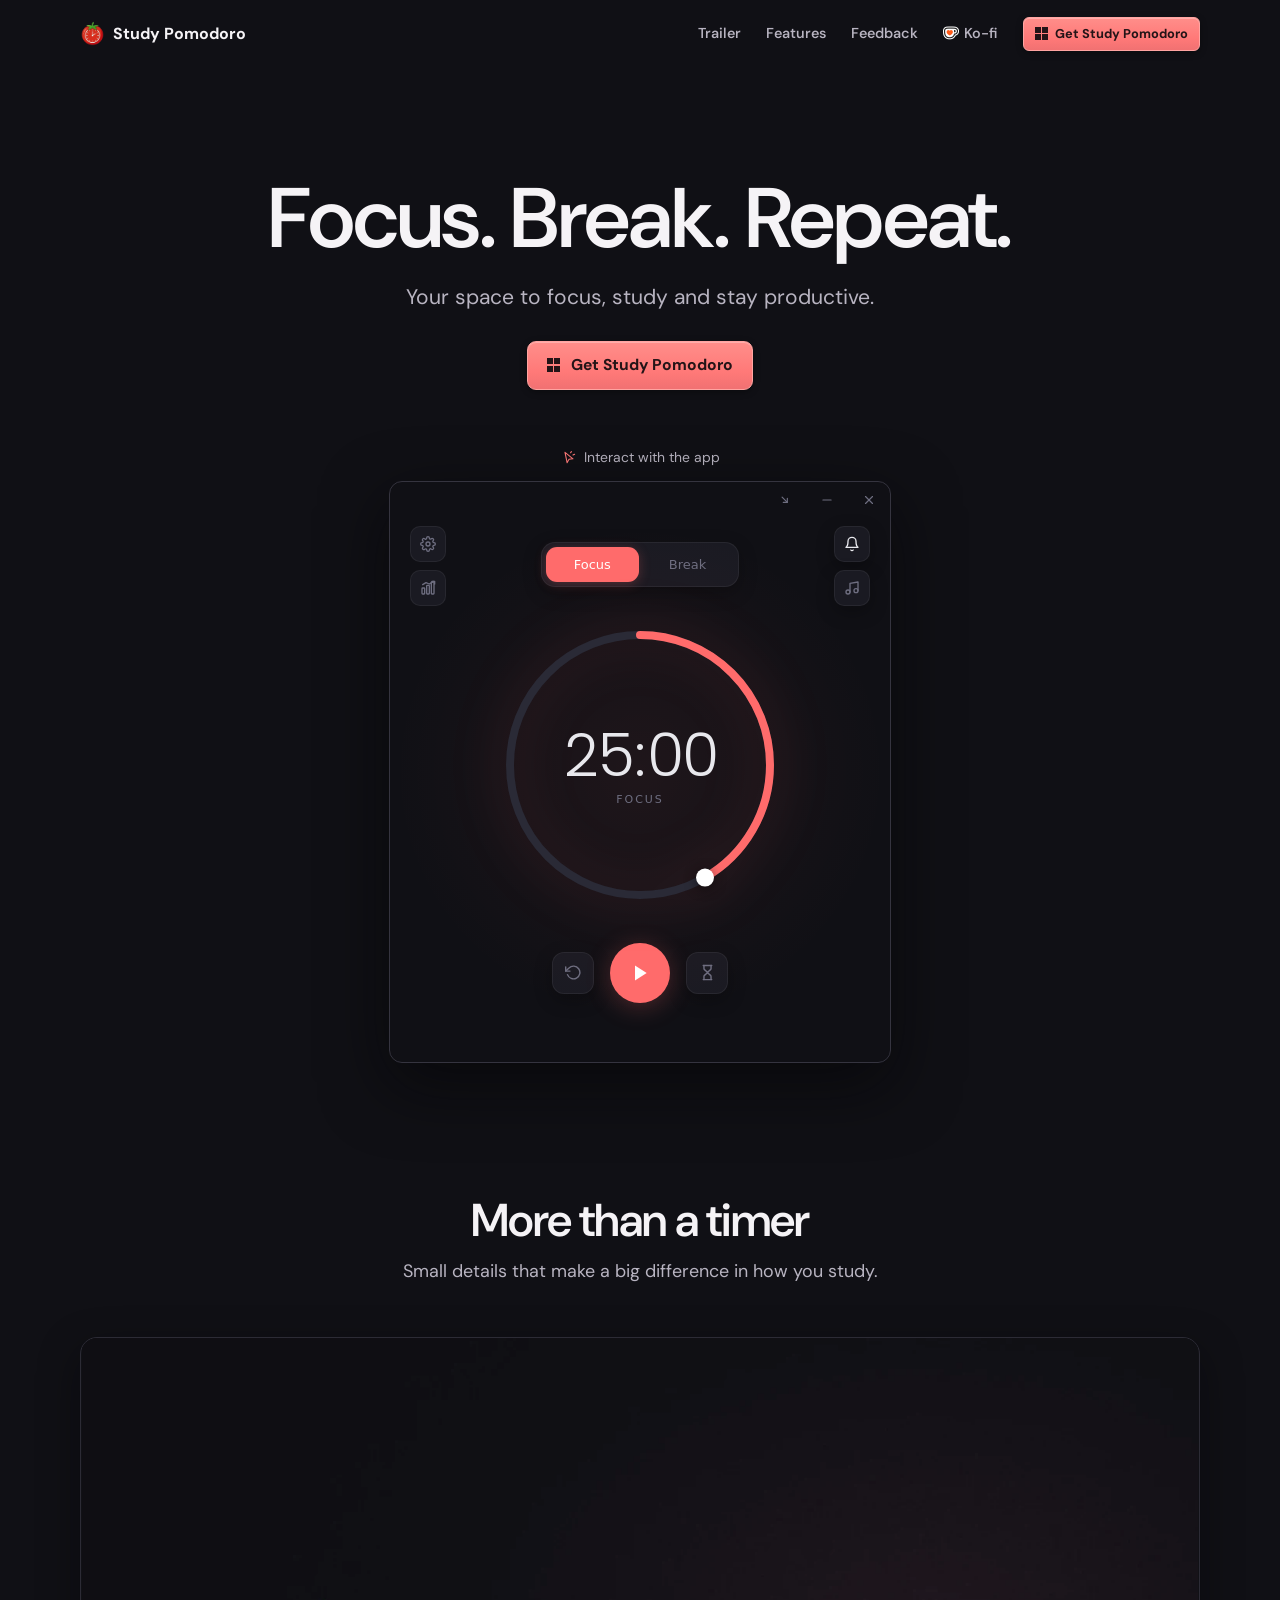
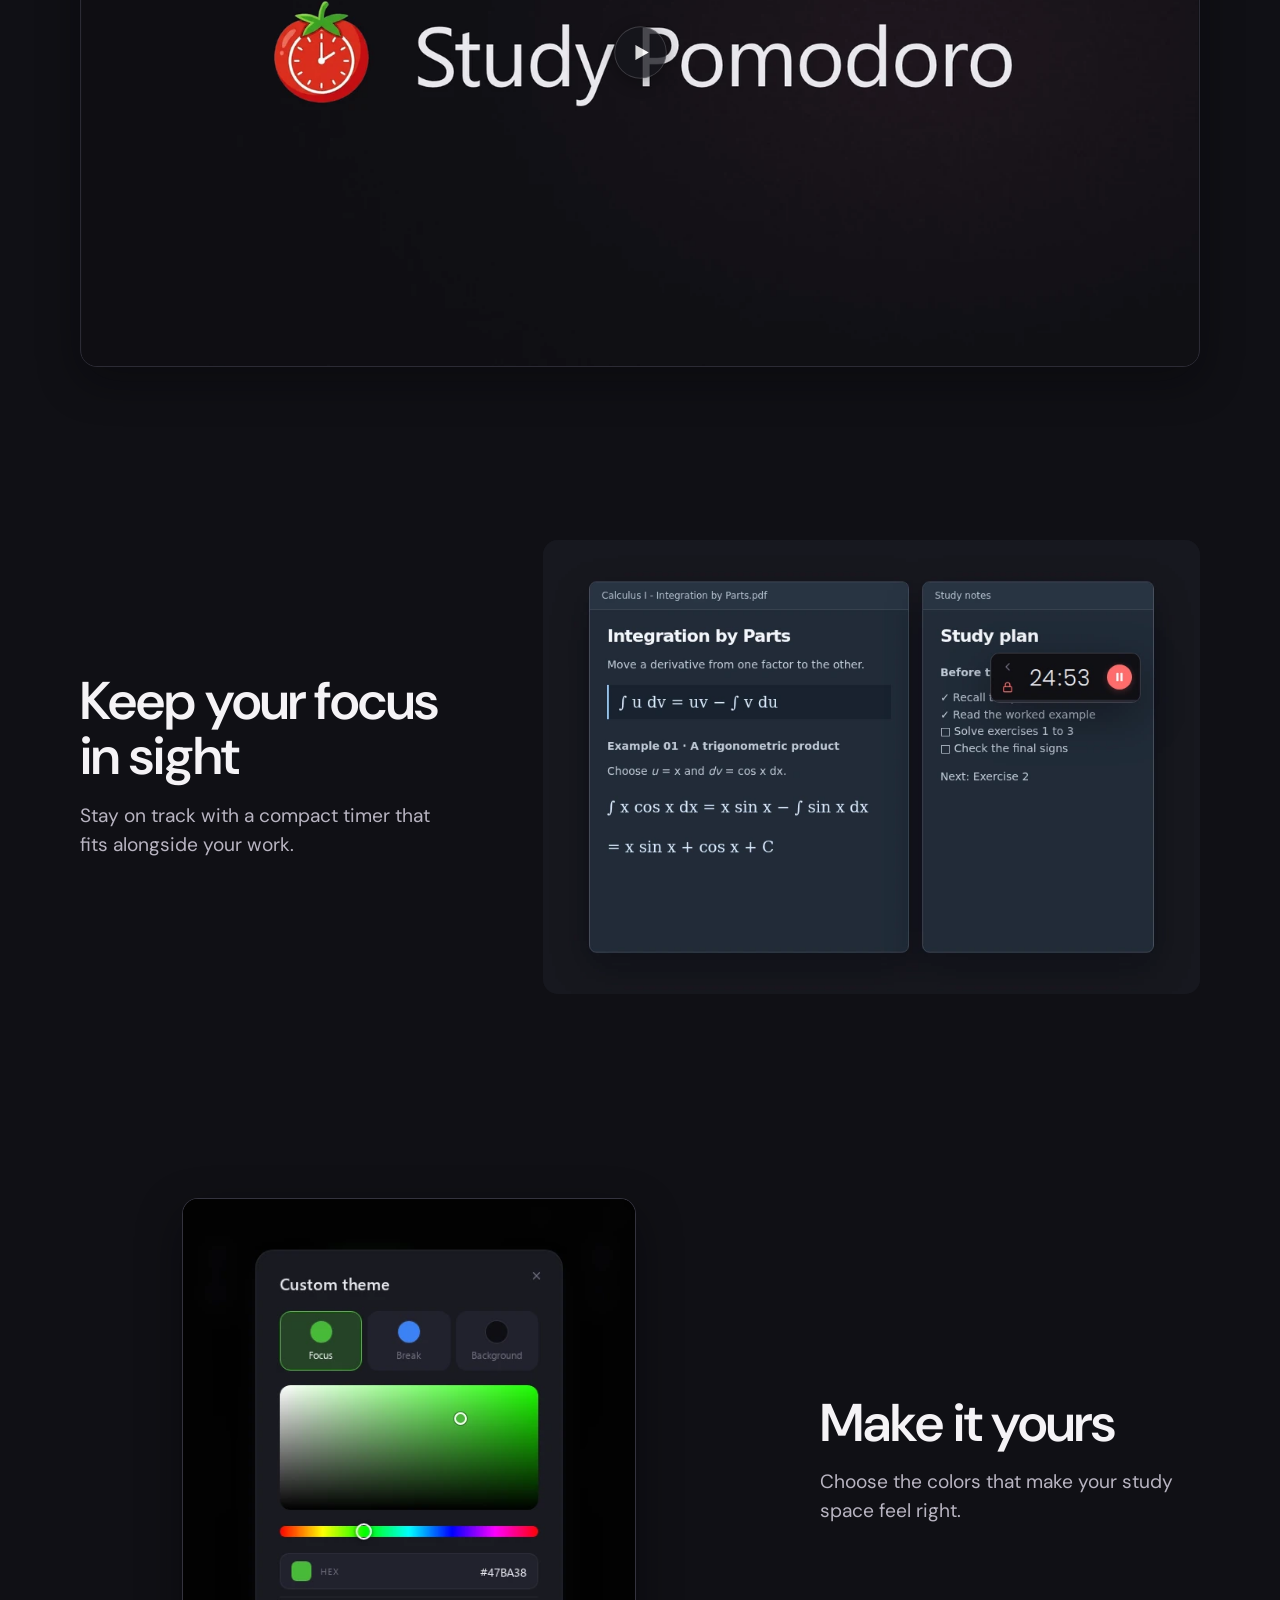
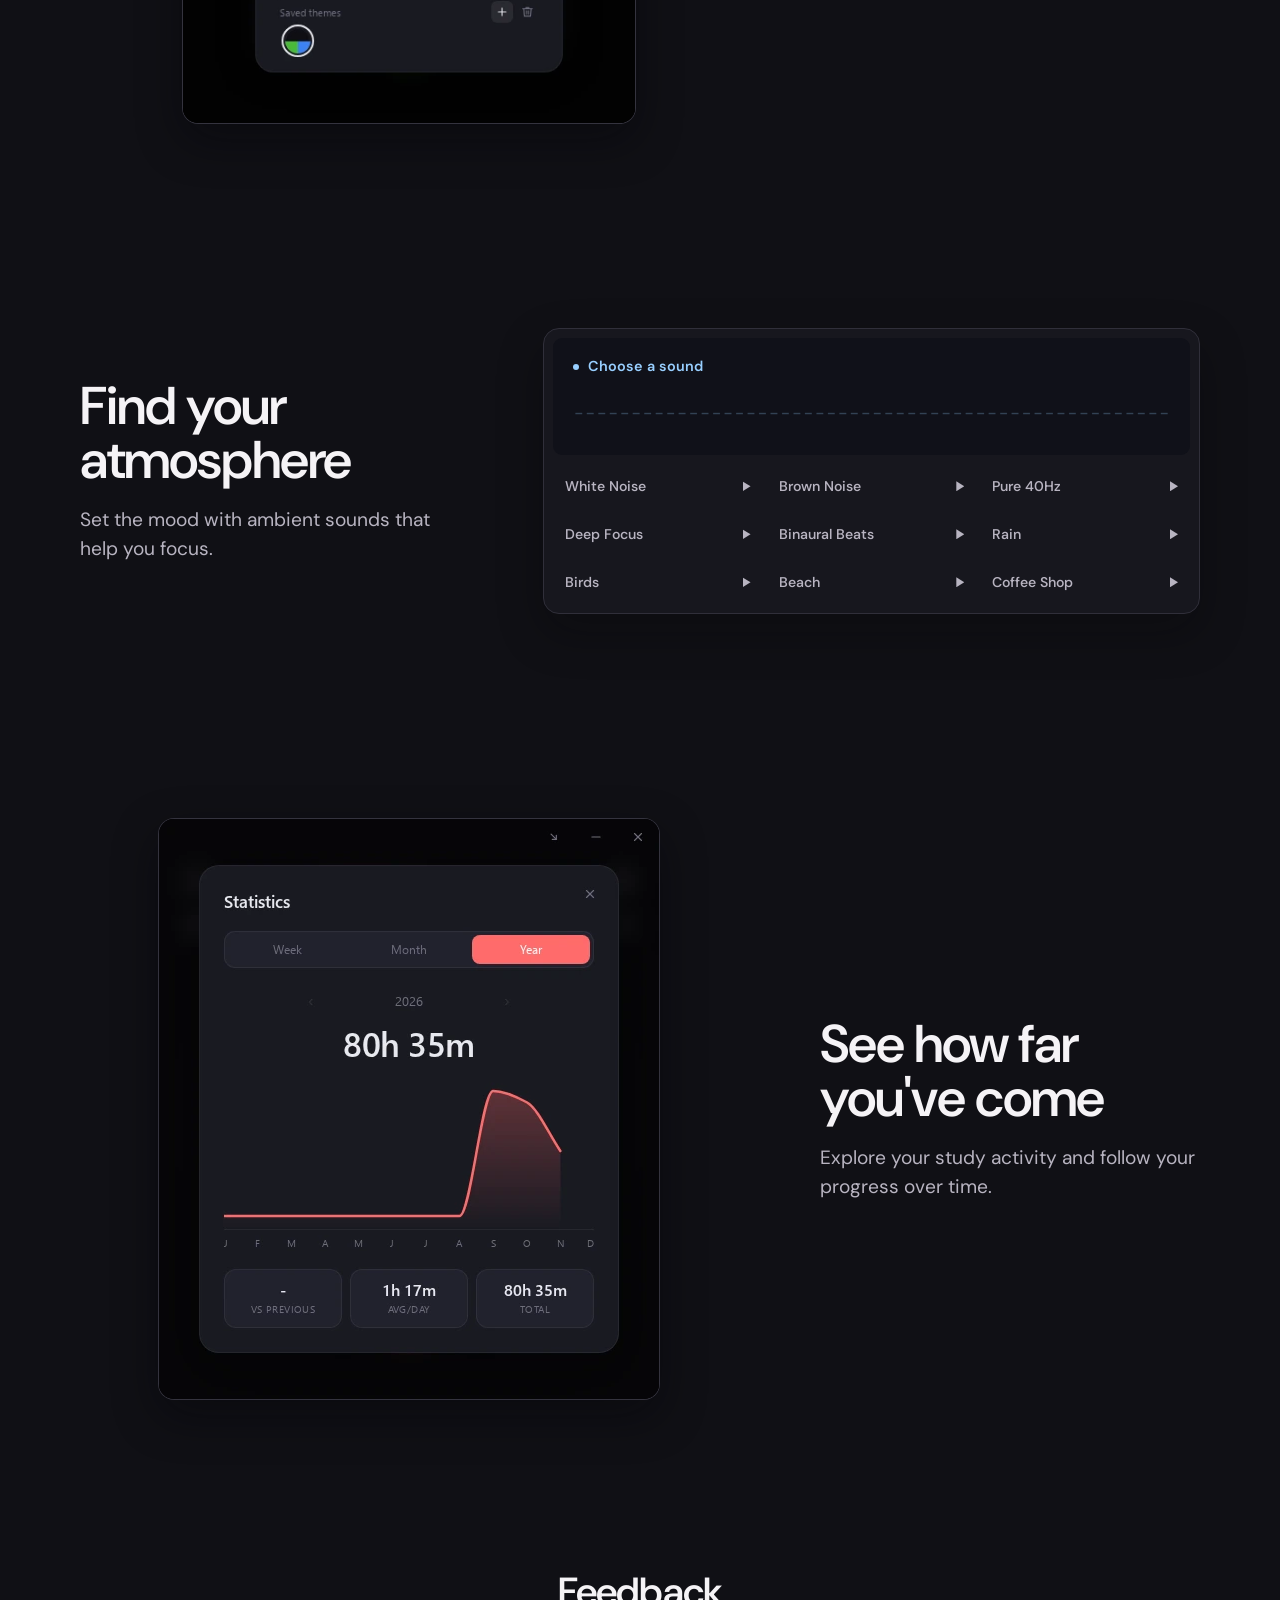
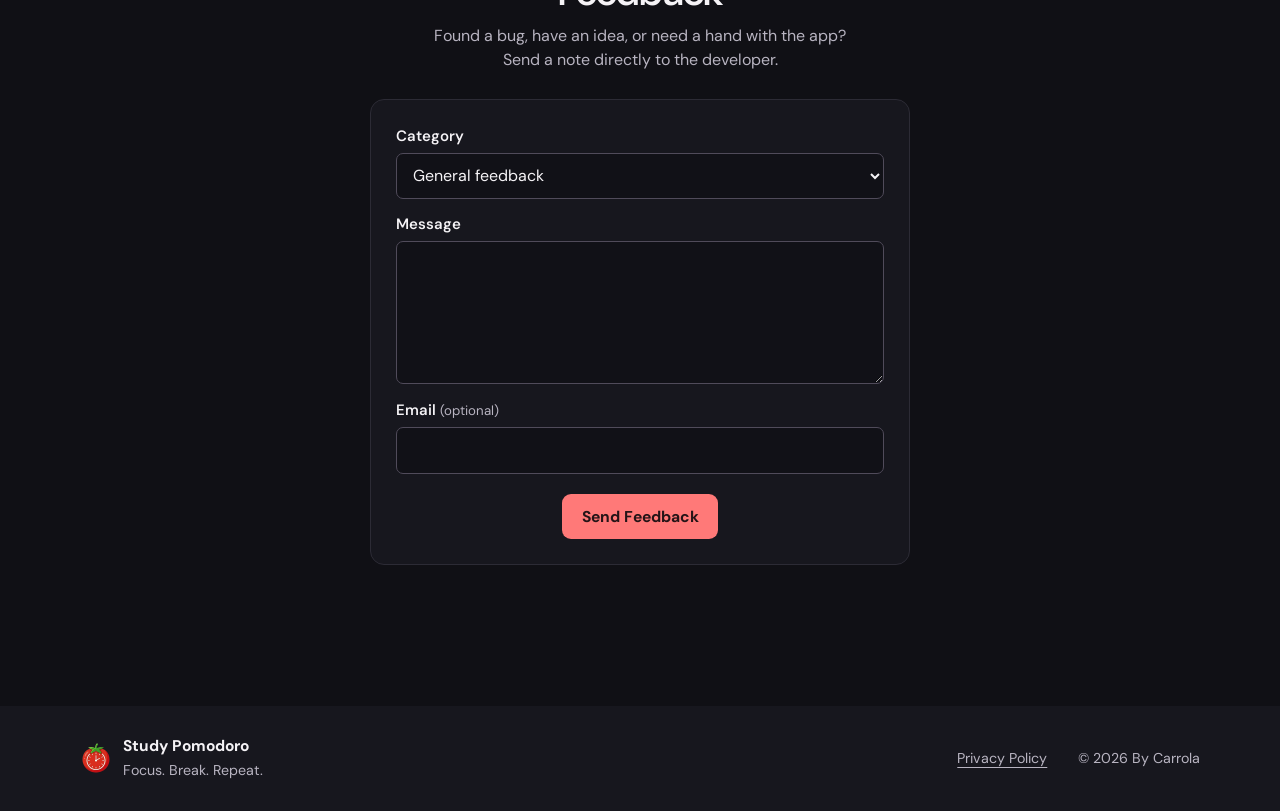
<file: index.html>
<!doctype html>
<html lang="en">
<head>
  <meta charset="utf-8">
  <meta name="viewport" content="width=device-width, initial-scale=1">
  <meta http-equiv="Content-Security-Policy" content="default-src 'self'; connect-src 'self' https://studypomodoro-feedback.pedrocarrola2006.workers.dev/feedback; frame-src 'self'; object-src 'none'; base-uri 'none'; form-action 'none'">
  <title>Study Pomodoro</title>
  <meta name="description" content="Find your study rhythm with a customizable Windows timer, ambient sounds, and a Mini Mode that stays above your work.">
  <meta name="theme-color" content="#101015">
  <link rel="canonical" href="https://carrolaxd.github.io/studypomodoro/">
  <meta property="og:title" content="Study Pomodoro">
  <meta property="og:description" content="Find your study rhythm with a customizable Windows timer, ambient sounds, and a Mini Mode that stays above your work.">
  <meta property="og:type" content="website">
  <meta property="og:url" content="https://carrolaxd.github.io/studypomodoro/">
  <meta property="og:image" content="https://carrolaxd.github.io/studypomodoro/assets/film-cover.jpg">
  <meta name="twitter:card" content="summary_large_image">
  <link rel="icon" href="assets/tomato.png">
  <link rel="stylesheet" href="styles.css?v=demo-full-view">
  <script defer src="assets/app/js/i18n.js?v=7dcdbf7"></script>
  <script defer src="assets/app/js/audio.js"></script>
  <script defer src="assets/navigation.js?v=mobile-4"></script>
  <script defer src="assets/trailer.js?v=mobile-2"></script>
  <script defer src="assets/features.js?v=demo-full-view"></script>
  <script defer src="assets/feedback.js"></script>
</head>
<body class="homepage">
<a class="skip" href="#main">Skip to content</a>
<header class="site-header">
  <div class="wrap">
    <a class="brand" href="#main"><img src="assets/tomato.png" width="25" height="25" alt="">Study Pomodoro</a>
    <button type="button" class="menu-toggle" hidden aria-controls="site-navigation" aria-expanded="false" aria-label="Open menu">
      <span aria-hidden="true"></span><span aria-hidden="true"></span><span aria-hidden="true"></span>
    </button>
    <div class="site-navigation" id="site-navigation">
      <nav aria-label="Main navigation">
        <a href="#trailer">Trailer</a>
        <a href="#features">Features</a>
        <a href="#feedback">Feedback</a>
        <a class="support-link" href="https://ko-fi.com/ByCarrola" target="_blank" rel="noopener noreferrer">
          <img src="assets/ko-fi.avif" width="16" height="16" alt="">
          Ko-fi
        </a>
      </nav>
      <a class="store" href="https://apps.microsoft.com/detail/9PL141D6MJLR?cid=official-site">
        <span aria-hidden="true" class="ms"><i></i><i></i><i></i><i></i></span>
        <span>Get Study Pomodoro</span>
      </a>
    </div>
  </div>
</header>
<main id="main">
  <section class="hero wrap" aria-labelledby="product">
    <div class="hero-copy">
      <h1 id="product">Focus. Break. Repeat.</h1>
      <p class="lead">Your space to focus, study and stay productive.</p>
      <a class="store" href="https://apps.microsoft.com/detail/9PL141D6MJLR?cid=official-site">
        <span aria-hidden="true" class="ms"><i></i><i></i><i></i><i></i></span>
        Get Study Pomodoro
      </a>
    </div>
    <p class="app-hint">
      <svg aria-hidden="true" width="16" height="16" viewBox="0 0 20 20" fill="none" stroke="currentColor" stroke-width="1.35" stroke-linecap="round" stroke-linejoin="round"><path d="m5 3 10 8-5 .6-2.4 4.3L5 3Z"/><path d="M12 3.5 13 2m2 4.3 2-1"/></svg>
      Interact with the app
    </p>
    <div class="app-stage">
      <div class="app-window">
        <iframe src="assets/app/?v=7dcdbf7" title="Study Pomodoro focus timer" width="500" height="580"></iframe>
      </div>
    </div>
  </section>

  <section class="film wrap" id="trailer" aria-label="Study Pomodoro trailer">
    <header class="film-intro">
      <h2>More than a timer</h2>
      <p>Small details that make a big difference in how you study.</p>
    </header>
    <div class="film-player">
      <video controls playsinline preload="none" poster="assets/trailer-poster.webp" width="1600" height="900" aria-label="Study Pomodoro V11 trailer">
        <source src="assets/trailer.mp4" type="video/mp4">
        <a href="assets/trailer.mp4">Watch the Study Pomodoro trailer</a>
      </video>
      <button type="button" class="media-toggle play" hidden aria-label="Play the Study Pomodoro trailer"><span aria-hidden="true"></span></button>
      <div class="film-volume" hidden>
        <svg aria-hidden="true" width="16" height="16" viewBox="0 0 20 20" fill="none" stroke="currentColor" stroke-width="1.4" stroke-linecap="round" stroke-linejoin="round"><path d="M2.5 8h3l4-3.5v11l-4-3.5h-3zM12 7.3a4 4 0 0 1 0 5.4M14.6 5a7 7 0 0 1 0 10"/></svg>
        <input type="range" min="0" max="100" value="50" autocomplete="off" aria-label="Trailer volume">
      </div>
      <p class="film-status" role="status" hidden></p>
    </div>
  </section>

  <section class="feature feature-mini wrap" id="features" aria-labelledby="mini-title">
    <div class="feature-copy">
      <h2 id="mini-title">Keep your focus in sight</h2>
      <p class="feature-description">Stay on track with a compact timer that fits alongside your work.</p>
    </div>
    <figure class="clip" data-clip>
      <video muted loop playsinline disablepictureinpicture disableremoteplayback preload="none" width="840" height="580"
        src="assets/demos/mini-desktop.mp4" poster="assets/demos/mini-desktop.webp"
        aria-label="The Study Pomodoro timer shrinks into Mini Mode, moves beside the study notes, and locks into position."></video>
      <img class="demo-poster" src="assets/demos/mini-desktop.webp" width="840" height="580" alt="">
      <button type="button" class="demo-activate" hidden aria-label="Play the Mini Mode demo"></button>
    </figure>
  </section>

  <section class="feature feature-theme wrap" aria-labelledby="theme-title">
    <div class="feature-copy">
      <h2 id="theme-title">Make it yours</h2>
      <p class="feature-description">Choose the colors that make your study space feel right.</p>
    </div>
    <figure class="clip" data-clip>
      <video muted loop playsinline disablepictureinpicture disableremoteplayback preload="none" width="500" height="580"
        src="assets/demos/personalization-desktop.mp4" poster="assets/demos/personalization-desktop.webp"
        aria-label="Changing the timer with built-in palettes and the custom color picker."></video>
      <img class="demo-poster" src="assets/demos/personalization-desktop.webp" width="500" height="580" alt="">
      <button type="button" class="demo-activate" hidden aria-label="Play the Personalization demo"></button>
    </figure>
  </section>

  <section class="feature feature-sound wrap" aria-labelledby="sound-title">
    <div class="feature-copy">
      <h2 id="sound-title">Find your atmosphere</h2>
      <p class="feature-description">Set the mood with ambient sounds that help you focus.</p>
    </div>
    <div class="sound-library" role="group" aria-label="Ambient sound previews">
      <div class="sound-display">
        <div class="sound-current">
          <span class="sound-dot" aria-hidden="true"></span>
          <p id="sound-current" role="status">Choose a sound</p>
        </div>
        <canvas width="520" height="84" aria-hidden="true"></canvas>
      </div>
      <div class="sound-options"></div>
      <noscript>Enable JavaScript to listen to the ambient sounds.</noscript>
    </div>
  </section>

  <section class="feature feature-stats wrap" aria-labelledby="stats-title">
    <div class="feature-copy">
      <h2 id="stats-title">See how far you've come</h2>
      <p class="feature-description">Explore your study activity and follow your progress over time.</p>
    </div>
    <figure class="clip" data-clip>
      <video muted loop playsinline disablepictureinpicture disableremoteplayback preload="none" width="500" height="580"
        src="assets/demos/statistics.mp4" poster="assets/demos/statistics.webp"
        aria-label="The Statistics panel shows weekly, monthly and yearly focus totals, using fixed sample data."></video>
      <img class="demo-poster" src="assets/demos/statistics.webp" width="500" height="580" alt="">
      <button type="button" class="demo-activate" hidden aria-label="Play the Statistics demo"></button>
    </figure>
  </section>

  <section class="feedback wrap" id="feedback">
    <div><h2>Feedback</h2><p>Found a bug, have an idea, or need a hand with the app? Send a note directly to the developer.</p></div>
    <form method="post" data-feedback-form data-endpoint="https://studypomodoro-feedback.pedrocarrola2006.workers.dev/feedback">
      <label for="category">Category</label>
      <select id="category" name="category"><option value="general">General feedback</option><option value="bug">Report a bug</option><option value="suggestion">Suggest a feature</option><option value="help">Ask for help</option></select>
      <label for="message">Message</label>
      <textarea name="message" id="message" required minlength="10" data-max-length="2980" rows="5" aria-describedby="message-error"></textarea>
      <p id="message-error" class="field-error" aria-live="polite" hidden></p>
      <label for="email">Email <small>(optional)</small></label><input name="email" id="email" type="email" autocomplete="email" maxlength="254">
      <label hidden>Website<input name="website" tabindex="-1" autocomplete="off"></label>
      <button type="submit" disabled>Send Feedback</button>
      <p data-feedback-status role="status"></p><noscript>Enable JavaScript to send your feedback.</noscript>
    </form>
  </section>
</main>
<footer class="site-footer">
  <div class="wrap">
    <div class="footer-brand">
      <img src="assets/tomato.png" width="32" height="32" alt="">
      <div><p>Study Pomodoro</p><p>Focus. Break. Repeat<span class="tagline-period">.</span></p></div>
    </div>
    <div class="footer-meta">
      <a href="privacy/">Privacy Policy</a>
      <p class="footer-credit">© 2026 By Carrola</p>
    </div>
  </div>
</footer>
</body></html>
</file>
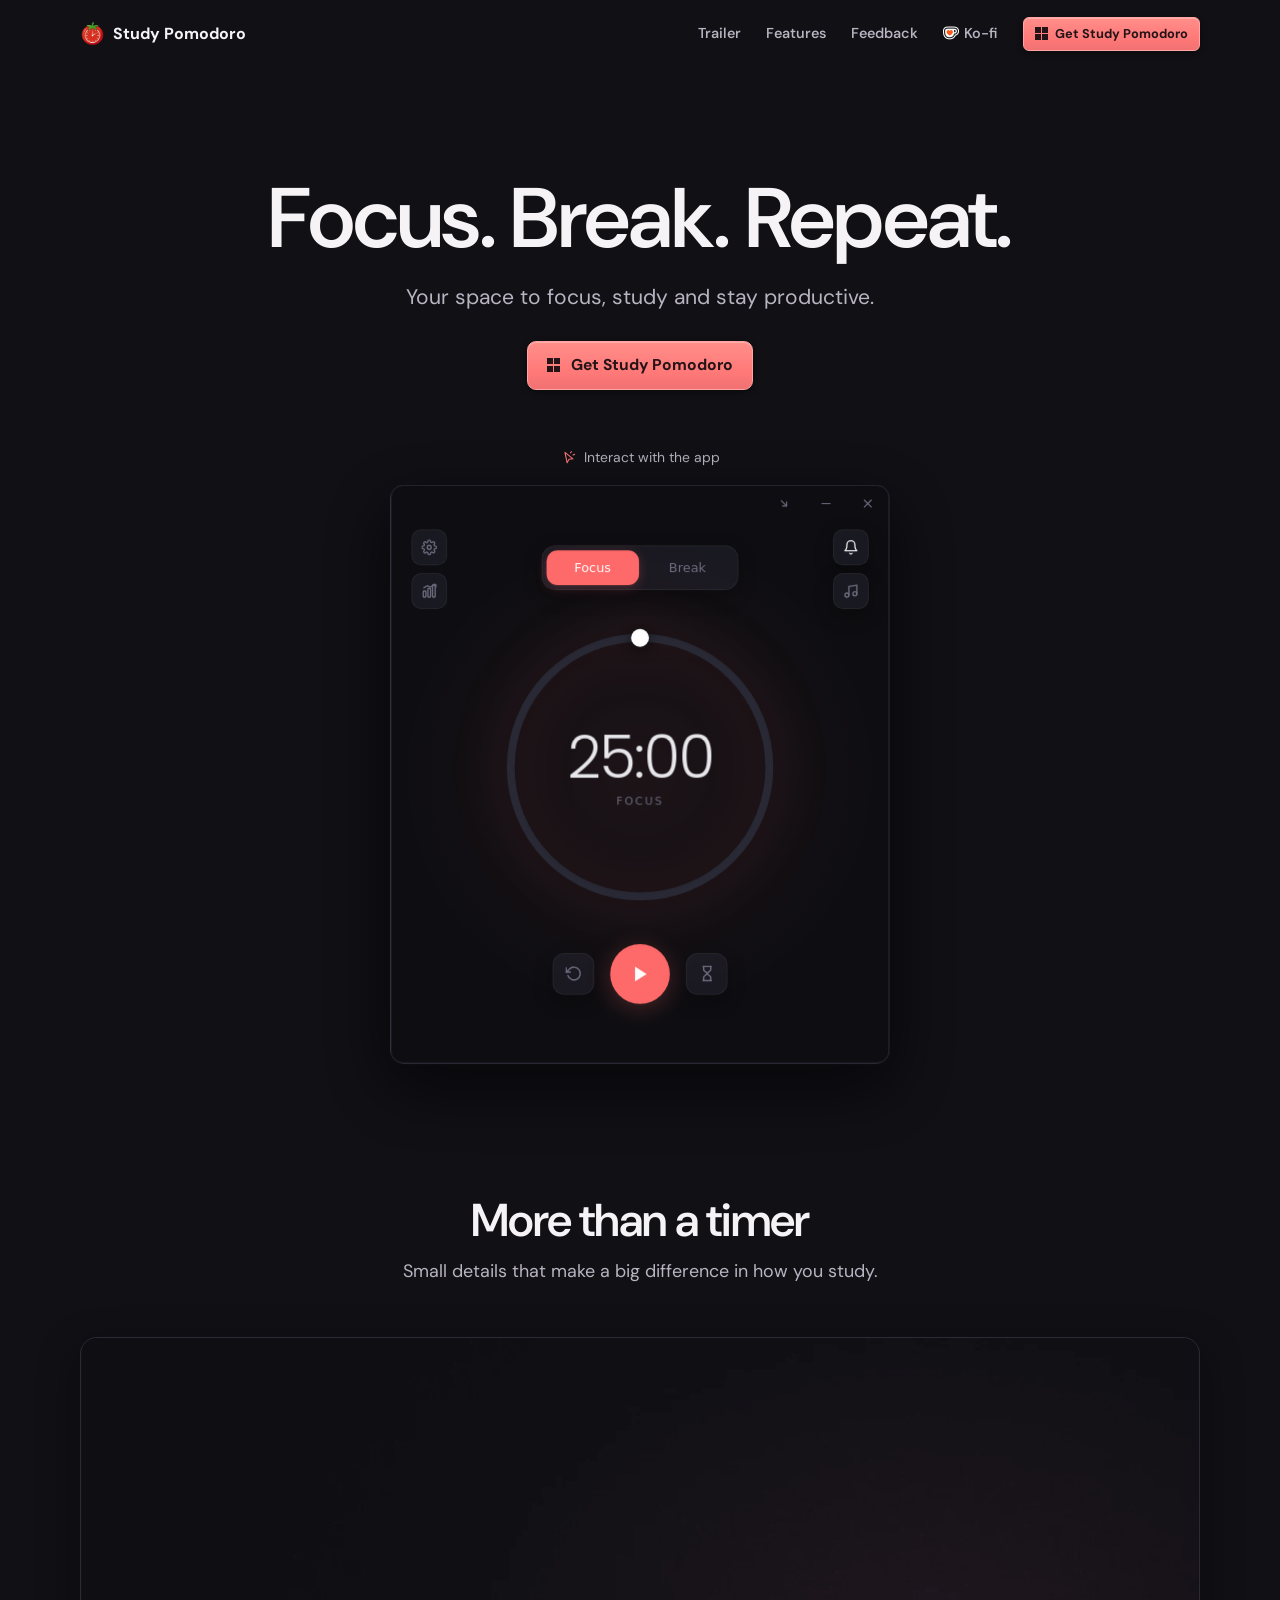
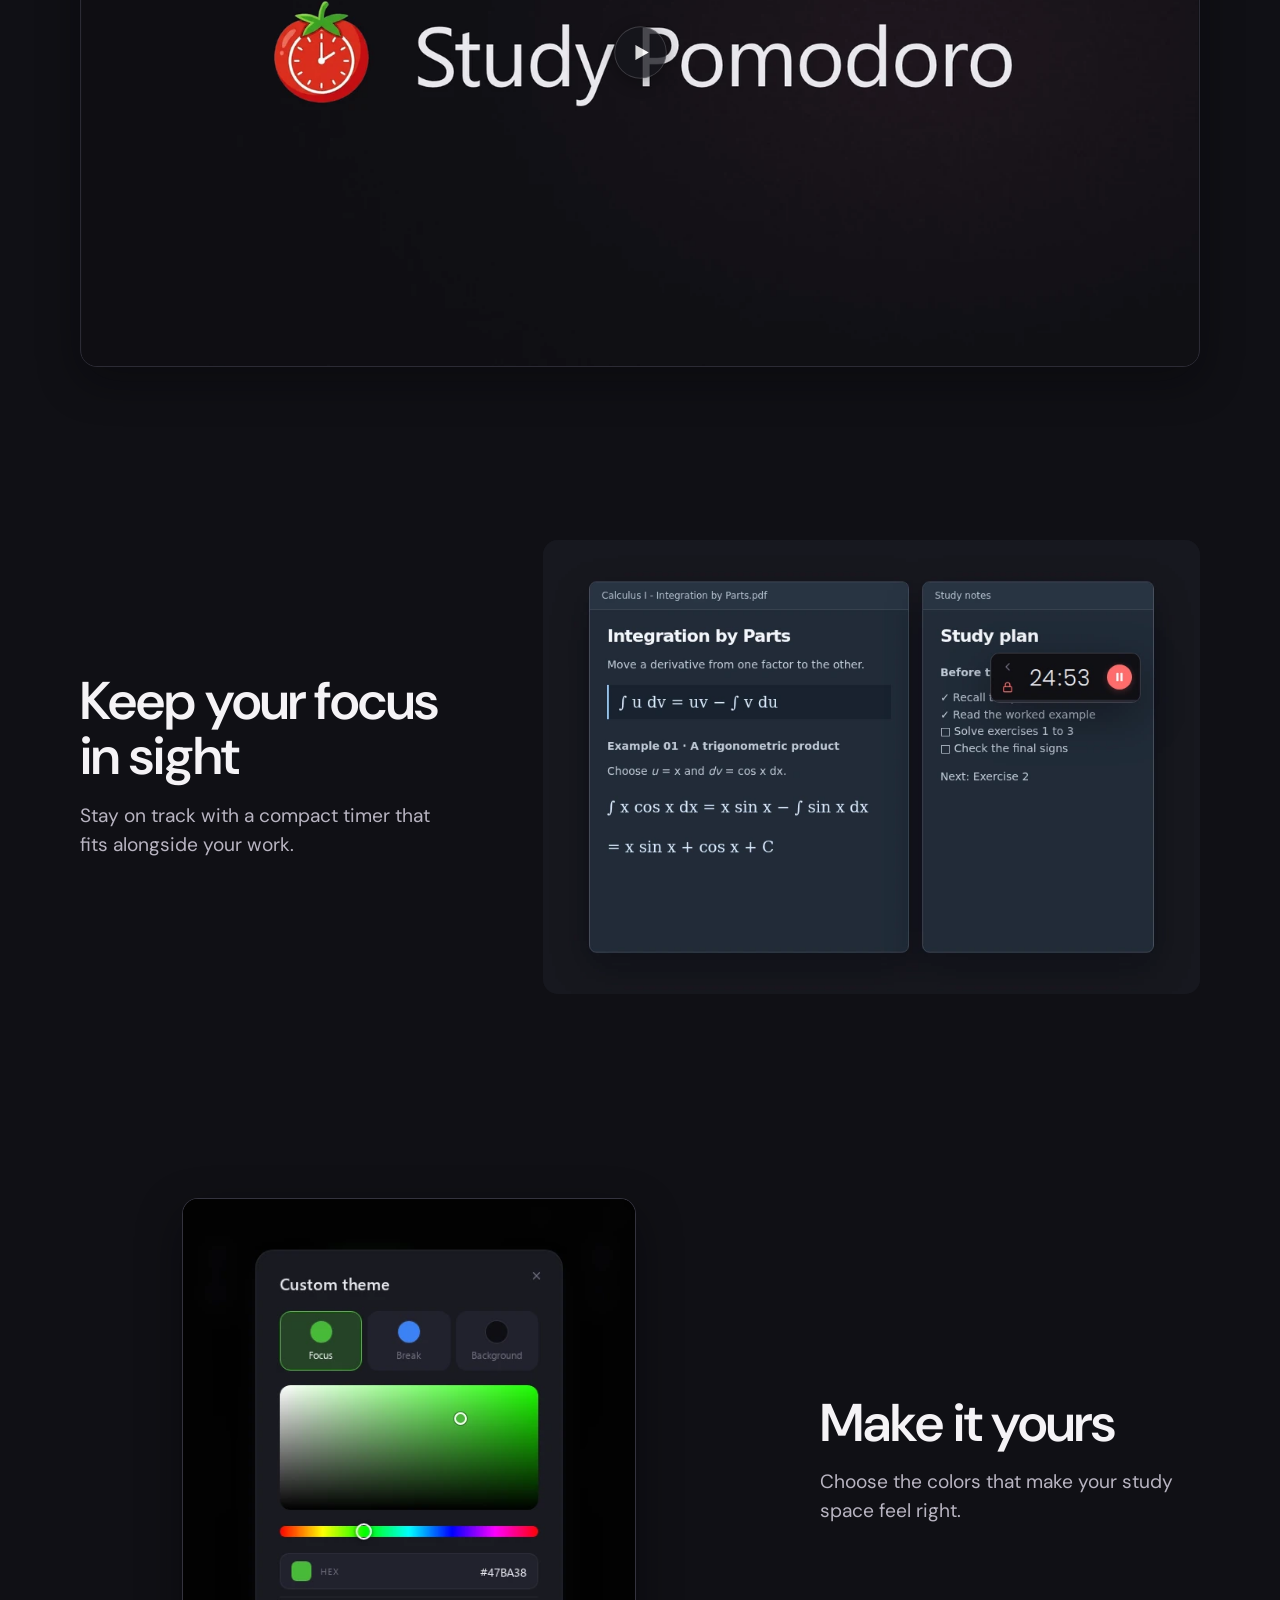
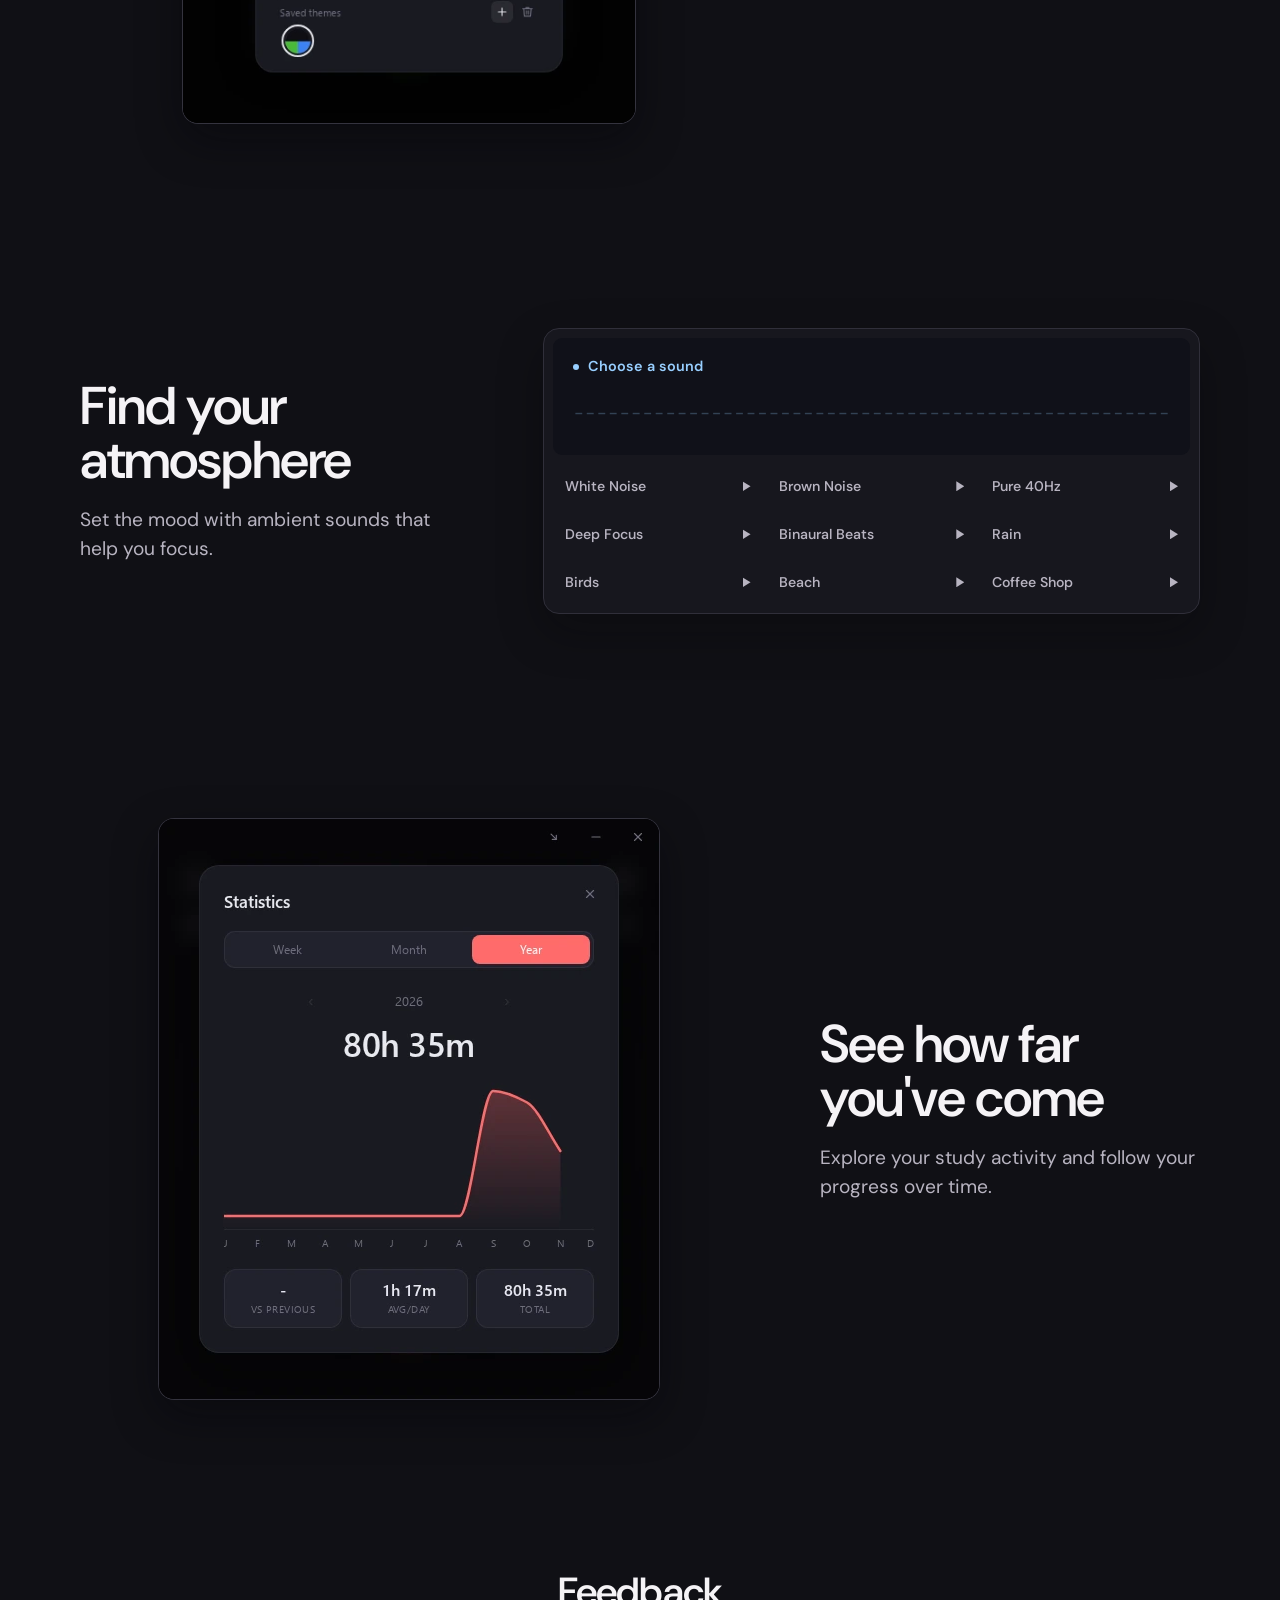
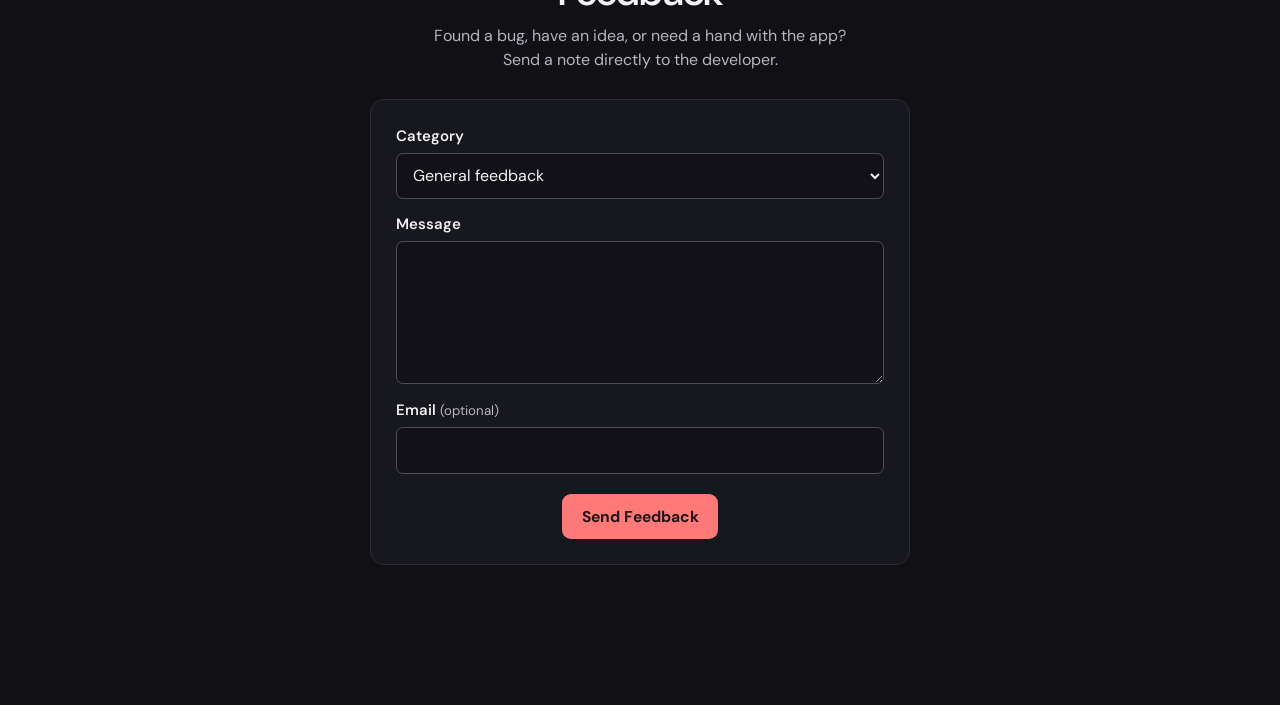
<file: feedback/index.html>
<!doctype html>
<html lang="en"><head><meta charset="utf-8"><meta name="viewport" content="width=device-width, initial-scale=1"><meta http-equiv="refresh" content="0;url=../#feedback"><link rel="canonical" href="https://carrolaxd.github.io/studypomodoro/#feedback"><title>Feedback | Study Pomodoro</title></head><body><a href="../#feedback">Go to the feedback form</a></body></html>
</file>
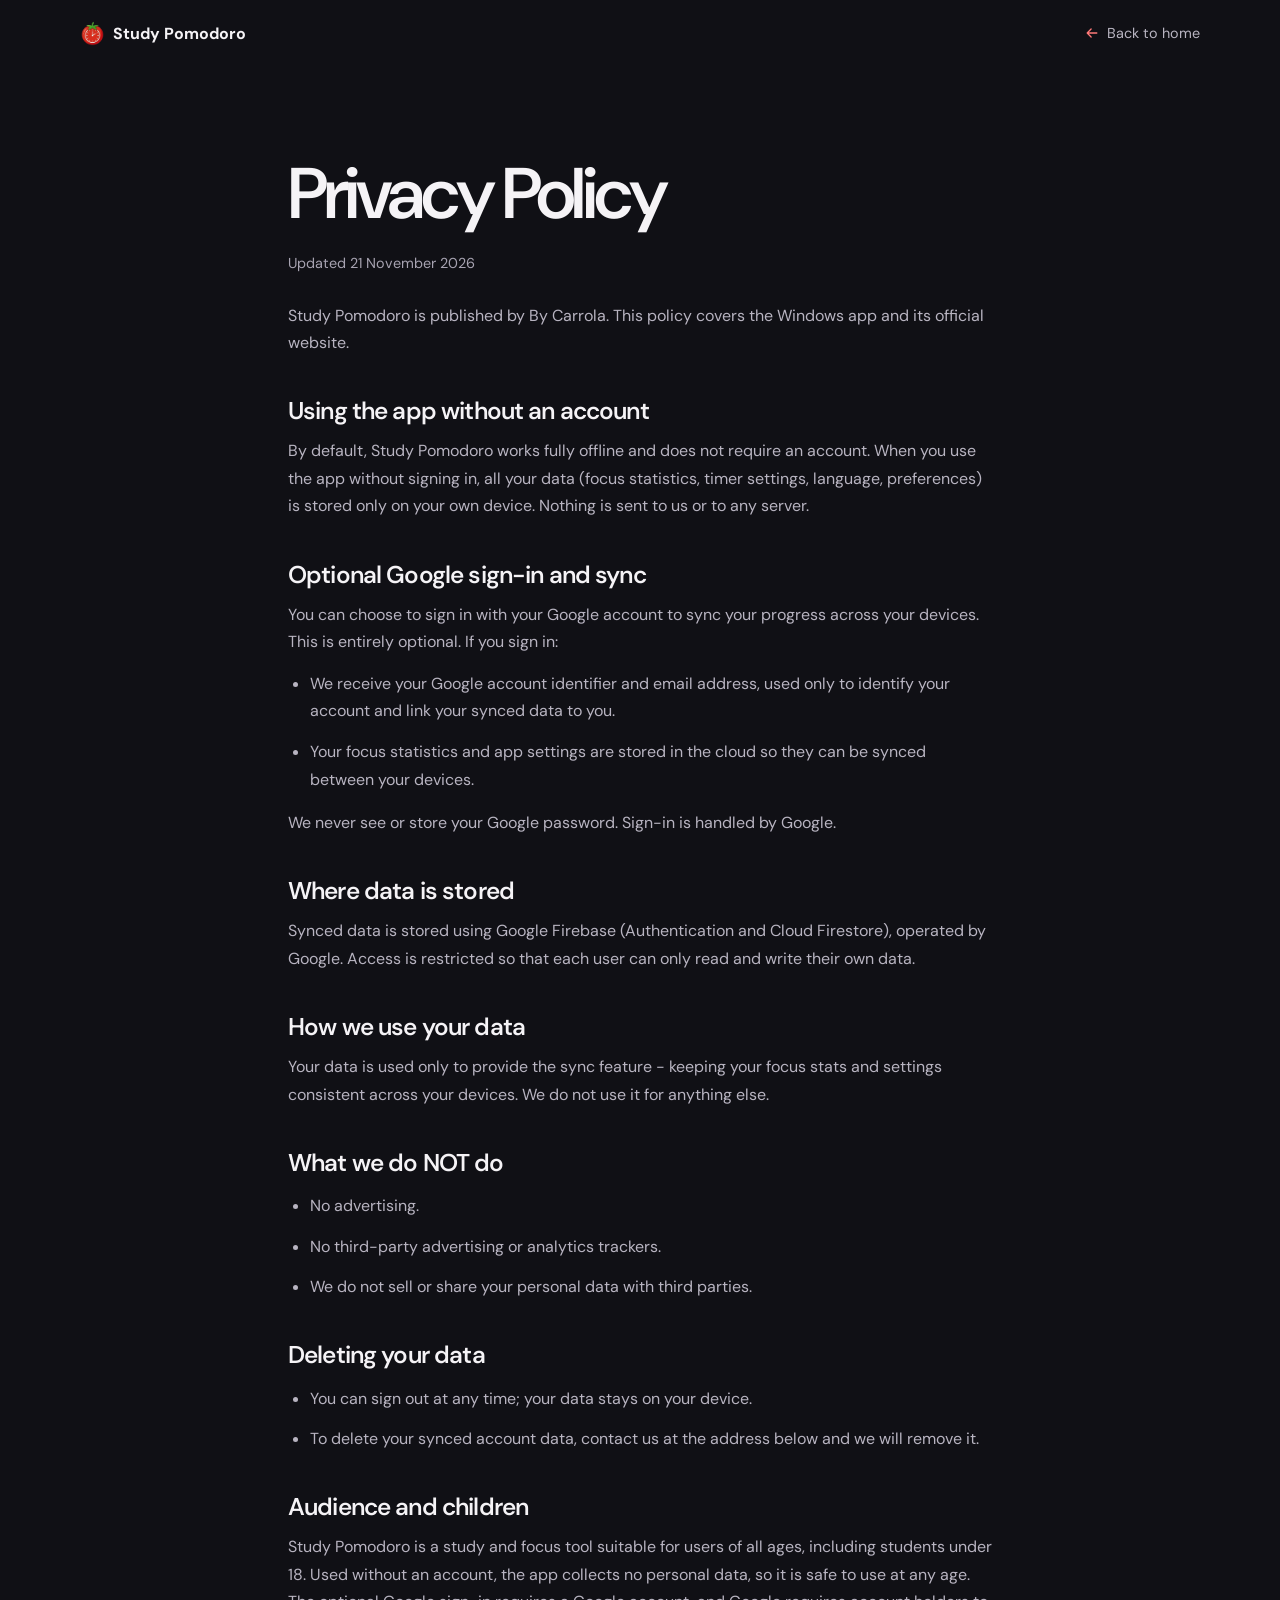
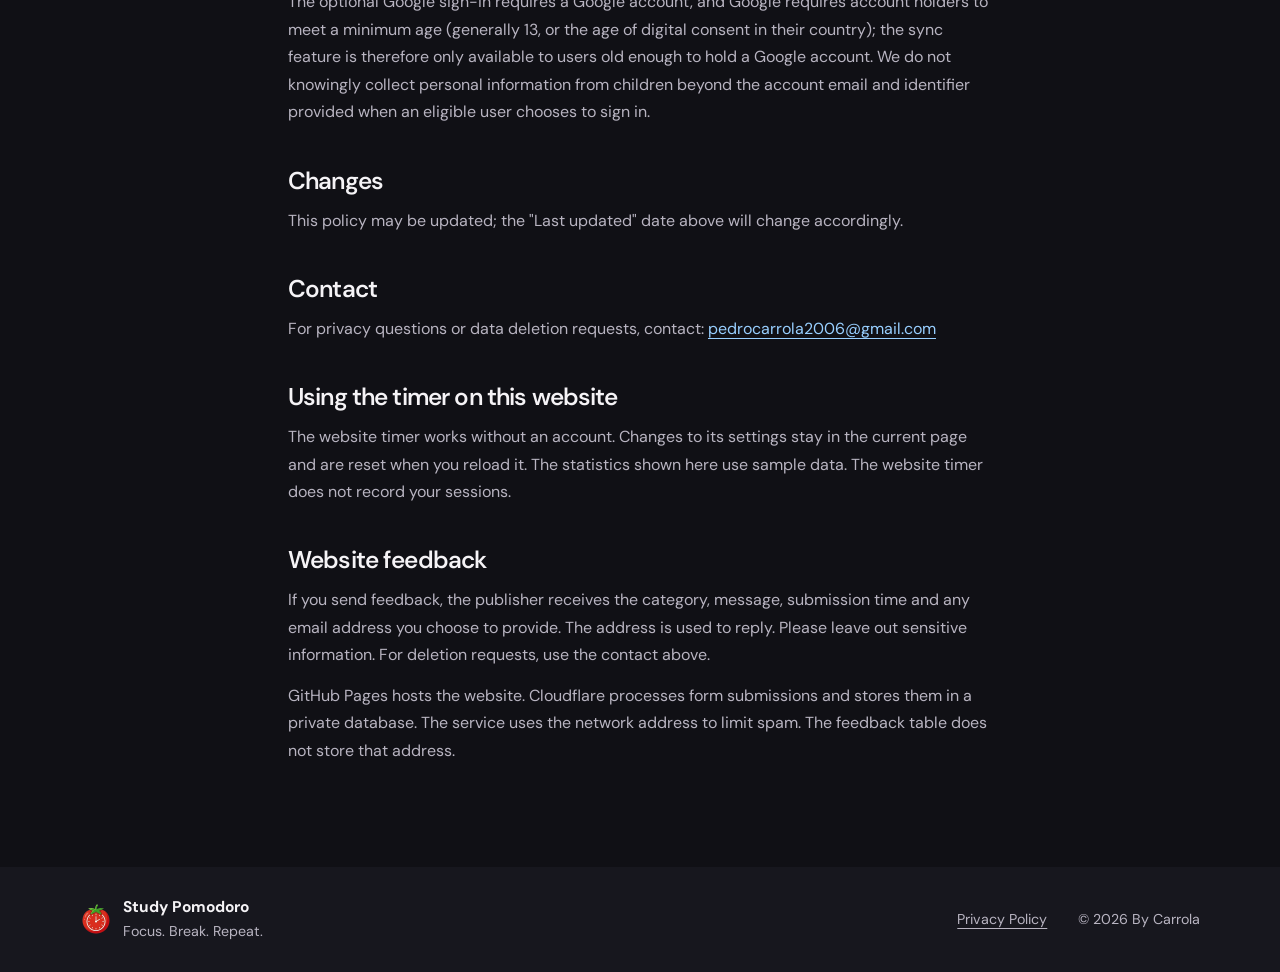
<file: privacy/index.html>
<!doctype html>
<html lang="en">
<head>
  <meta charset="utf-8">
  <meta name="viewport" content="width=device-width, initial-scale=1">
  <title>Privacy Policy | Study Pomodoro</title>
  <meta name="description" content="How Study Pomodoro handles your data.">
  <meta name="theme-color" content="#101015">
  <link rel="canonical" href="https://carrolaxd.github.io/studypomodoro/privacy/">
  <meta property="og:title" content="Privacy Policy | Study Pomodoro">
  <meta property="og:description" content="How Study Pomodoro handles your data.">
  <meta property="og:type" content="website">
  <meta property="og:url" content="https://carrolaxd.github.io/studypomodoro/privacy/">
  <meta property="og:image" content="https://carrolaxd.github.io/studypomodoro/assets/film-cover.jpg">
  <meta name="twitter:card" content="summary_large_image">
  <link rel="icon" href="../assets/tomato.png">
  <link rel="stylesheet" href="../styles.css?v=demo-full-view">
</head>
<body class="privacy-page">
<a class="skip" href="#main">Skip to content</a>
<header class="site-header policy-header">
  <div class="mast wrap">
    <a class="brand" href="../"><img src="../assets/tomato.png" width="30" height="30" alt="">Study Pomodoro</a>
    <a class="policy-home" href="../">
      <svg aria-hidden="true" width="14" height="14" viewBox="0 0 16 16" fill="none" stroke="currentColor" stroke-width="1.5" stroke-linecap="round" stroke-linejoin="round"><path d="M13.5 8h-11M7 3.5 2.5 8 7 12.5"/></svg>
      Back to home
    </a>
  </div>
</header>
<main id="main" class="legal wrap">
  <h1>Privacy Policy</h1>
  <article>
        <p>Updated 21 November 2026</p>
        <p>
          Study Pomodoro is published by By Carrola. This policy covers the Windows app and its official
          website.
        </p>
        <h2>Using the app without an account</h2>
        <p>
          By default, Study Pomodoro works fully offline and does not require an account. When you use the app
          without signing in, all your data (focus statistics, timer settings, language, preferences) is
          stored only on your own device. Nothing is sent to us or to any server.
        </p>
        <h2>Optional Google sign-in and sync</h2>
        <p>
          You can choose to sign in with your Google account to sync your progress across your devices. This
          is entirely optional. If you sign in:
        </p>
        <ul>
          <li>
            We receive your Google account identifier and email address, used only to identify your account
            and link your synced data to you.
          </li>
          <li>
            Your focus statistics and app settings are stored in the cloud so they can be synced between your
            devices.
          </li>
        </ul>
        <p>We never see or store your Google password. Sign-in is handled by Google.</p>
        <h2>Where data is stored</h2>
        <p>
          Synced data is stored using Google Firebase (Authentication and Cloud Firestore), operated by
          Google. Access is restricted so that each user can only read and write their own data.
        </p>
        <h2>How we use your data</h2>
        <p>
          Your data is used only to provide the sync feature - keeping your focus stats and settings
          consistent across your devices. We do not use it for anything else.
        </p>
        <h2>What we do NOT do</h2>
        <ul>
          <li>No advertising.</li>
          <li>No third-party advertising or analytics trackers.</li>
          <li>We do not sell or share your personal data with third parties.</li>
        </ul>
        <h2>Deleting your data</h2>
        <ul>
          <li>You can sign out at any time; your data stays on your device.</li>
          <li>To delete your synced account data, contact us at the address below and we will remove it.</li>
        </ul>
        <h2>Audience and children</h2>
        <p>
          Study Pomodoro is a study and focus tool suitable for users of all ages, including students under
          18. Used without an account, the app collects no personal data, so it is safe to use at any age. The
          optional Google sign-in requires a Google account, and Google requires account holders to meet a
          minimum age (generally 13, or the age of digital consent in their country); the sync feature is
          therefore only available to users old enough to hold a Google account. We do not knowingly collect
          personal information from children beyond the account email and identifier provided when an eligible
          user chooses to sign in.
        </p>
        <h2>Changes</h2>
        <p>This policy may be updated; the &quot;Last updated&quot; date above will change accordingly.</p>
        <h2>Contact</h2>
        <p>
          For privacy questions or data deletion requests, contact:
          <a href="mailto:pedrocarrola2006@gmail.com">pedrocarrola2006@gmail.com</a>
        </p>
        <h2>Using the timer on this website</h2>
        <p>
          The website timer works without an account. Changes to its settings stay in the current page
          and are reset when you reload it. The statistics shown here use sample data. The website timer
          does not record your sessions.
        </p>
        <h2>Website feedback</h2>
        <p>
          If you send feedback, the publisher receives the category, message, submission time and any email
          address you choose to provide. The address is used to reply. Please leave out sensitive information.
          For deletion requests, use the contact above.
        </p>
        <p>
          GitHub Pages hosts the website. Cloudflare processes form submissions and stores them in a private
          database. The service uses the network address to limit spam. The feedback table does not store that
          address.
        </p>
      </article>
</main>
<footer class="site-footer policy-footer">
  <div class="wrap">
    <div class="footer-brand">
      <img src="../assets/tomato.png" width="32" height="32" alt="">
      <div><p>Study Pomodoro</p><p>Focus. Break. Repeat<span class="tagline-period">.</span></p></div>
    </div>
    <div class="footer-meta">
      <a href="./" aria-current="page">Privacy Policy</a>
      <p class="footer-credit">© 2026 By Carrola</p>
    </div>
  </div>
</footer>
</body></html>
</file>
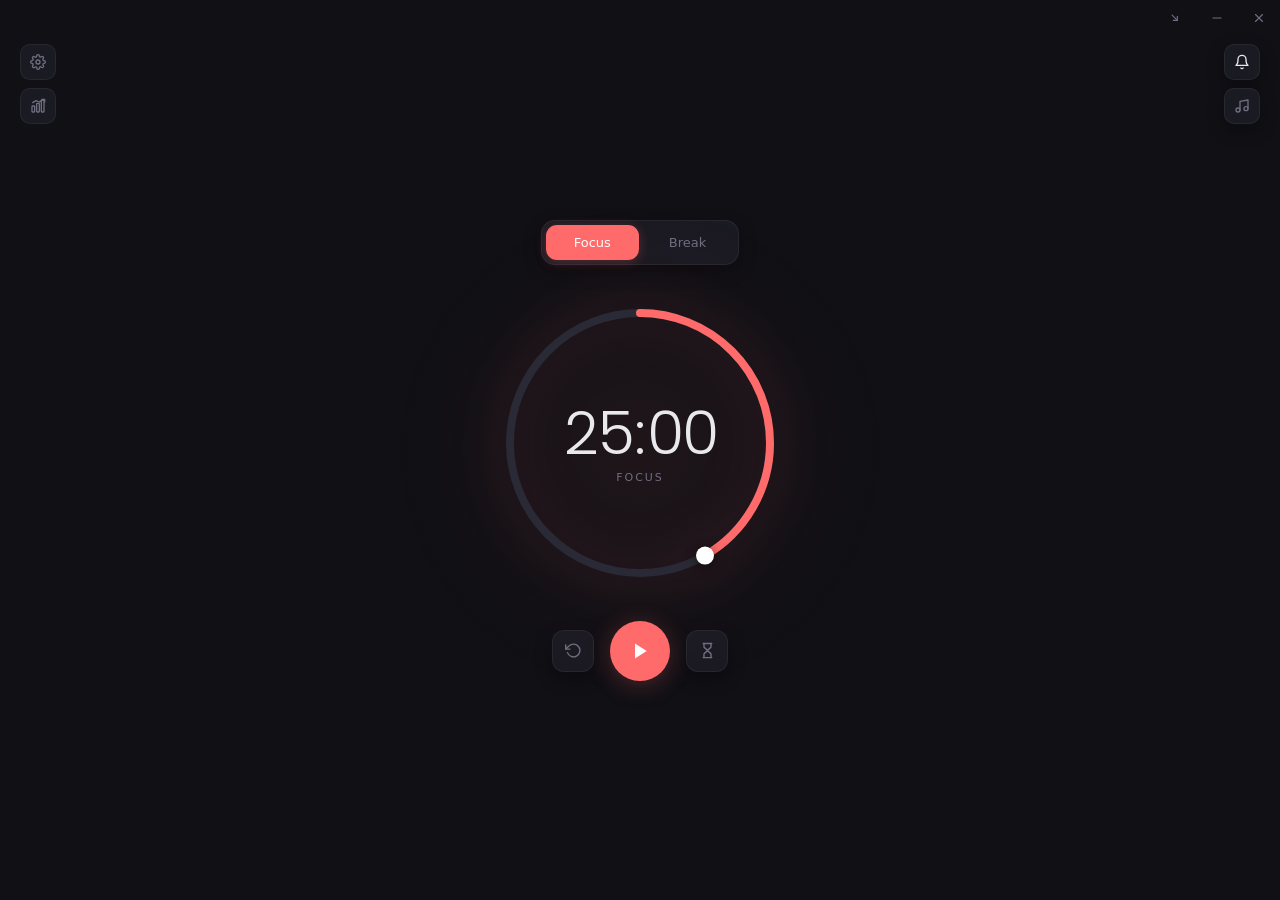
<file: assets/app/index.html>
<!DOCTYPE html>
<!-- Copyright (c) 2026 Pedro Carrola (By Carrola). All rights reserved.
     Proprietary software - see LICENSE. Unauthorized use, copying or distribution is prohibited. -->
<html lang="en">
<head>
<meta charset="UTF-8">
<meta name="viewport" content="width=device-width, initial-scale=1.0">
<meta http-equiv="Content-Security-Policy" content="default-src 'self'; style-src 'self' 'unsafe-inline'; img-src 'self' data:; object-src 'none'; base-uri 'none'; form-action 'none'">
<title>Study Pomodoro</title>
<link rel="stylesheet" href="styles.css?v=7dcdbf7">
<link rel="stylesheet" href="browser.css">
</head>
<body>

<div class="titlebar">
  <div class="win-controls">
    <button class="win-btn win-shrink" id="btnMiniEnter" disabled data-i18n-title="miniEnter" title="Mini mode">
      <svg width="14" height="14" viewBox="0 0 24 24" fill="none" stroke="currentColor" stroke-width="2" stroke-linecap="round" stroke-linejoin="round">
        <line x1="7" y1="7" x2="16" y2="16"/><polyline points="16 9 16 16 9 16"/>
      </svg>
    </button>
    <button class="win-btn" id="btnWinMin" disabled data-i18n-title="winMinimize" title="Minimize">
      <svg width="14" height="14" viewBox="0 0 24 24" fill="none" stroke="currentColor" stroke-width="2" stroke-linecap="round"><line x1="5" y1="12" x2="19" y2="12"/></svg>
    </button>
    <button class="win-btn win-close" id="btnWinClose" disabled data-i18n-title="winClose" title="Close">
      <svg width="14" height="14" viewBox="0 0 24 24" fill="none" stroke="currentColor" stroke-width="2" stroke-linecap="round"><line x1="6" y1="6" x2="18" y2="18"/><line x1="18" y1="6" x2="6" y2="18"/></svg>
    </button>
  </div>
</div>

<!-- Mini widget (shown only in mini mode): back arrow, time, play/pause, progress bar -->
<div class="mini-bar" id="miniBar">
  <div class="mini-left">
    <button class="mini-back" id="btnMiniBack" data-i18n-title="miniExit" title="Back">
      <svg width="16" height="16" viewBox="0 0 24 24" fill="none" stroke="currentColor" stroke-width="2" stroke-linecap="round" stroke-linejoin="round"><polyline points="15 18 9 12 15 6"/></svg>
    </button>
    <button class="mini-lock" id="btnMiniLock" data-i18n-title="miniLock" title="Lock position">
      <svg width="14" height="14" viewBox="0 0 24 24" fill="none" stroke="currentColor" stroke-width="2" stroke-linecap="round" stroke-linejoin="round" id="miniLockIcon">
        <rect x="3" y="11" width="18" height="11" rx="2"/><path d="M7 11V7a5 5 0 0 1 9.9-1"/>
      </svg>
    </button>
  </div>
  <div class="mini-time" id="miniTime">25:00</div>
  <button class="mini-play" id="btnMiniPlay">
    <svg width="16" height="16" viewBox="0 0 24 24" fill="currentColor" id="miniPlayIcon"><polygon points="6,3 20,12 6,21"/></svg>
  </button>
  <div class="mini-progress"><div class="mini-progress-fill" id="miniProgressFill"></div></div>
</div>

<div class="bg-ambient" id="bgAmbient"></div>

<div class="top-left-controls">
  <button class="settings-toggle" id="btnSettingsTop" data-i18n-title="settingsTooltip" title="Settings">
    <svg width="16" height="16" viewBox="0 0 24 24" fill="none" stroke="currentColor" stroke-width="2" stroke-linecap="round" stroke-linejoin="round">
      <circle cx="12" cy="12" r="3"/><path d="M19.4 15a1.65 1.65 0 0 0 .33 1.82l.06.06a2 2 0 0 1-2.83 2.83l-.06-.06a1.65 1.65 0 0 0-1.82-.33 1.65 1.65 0 0 0-1 1.51V21a2 2 0 0 1-4 0v-.09A1.65 1.65 0 0 0 9 19.4a1.65 1.65 0 0 0-1.82.33l-.06.06a2 2 0 0 1-2.83-2.83l.06-.06A1.65 1.65 0 0 0 4.68 15a1.65 1.65 0 0 0-1.51-1H3a2 2 0 0 1 0-4h.09A1.65 1.65 0 0 0 4.6 9a1.65 1.65 0 0 0-.33-1.82l-.06-.06a2 2 0 0 1 2.83-2.83l.06.06A1.65 1.65 0 0 0 9 4.68a1.65 1.65 0 0 0 1-1.51V3a2 2 0 0 1 4 0v.09a1.65 1.65 0 0 0 1 1.51 1.65 1.65 0 0 0 1.82-.33l.06-.06a2 2 0 0 1 2.83 2.83l-.06.06A1.65 1.65 0 0 0 19.4 9a1.65 1.65 0 0 0 1.51 1H21a2 2 0 0 1 0 4h-.09a1.65 1.65 0 0 0-1.51 1z"/>
    </svg>
  </button>
  <button class="settings-toggle" id="btnReport" data-i18n-title="reportTooltip" title="Report">
    <svg width="16" height="16" viewBox="0 0 24 24" fill="none" stroke="currentColor" stroke-width="2" stroke-linecap="round" stroke-linejoin="round">
      <rect x="3" y="12" width="4" height="9" rx="1"/><rect x="10" y="8" width="4" height="13" rx="1"/><rect x="17" y="3" width="4" height="18" rx="1"/><path d="M4 7l5-3 5 2 6-4"/>
      <polyline points="18 2 22 2 22 6"/>
    </svg>
  </button>
</div>

<div class="top-right-controls">
  <div class="audio-wrap" id="alarmWrap">
  <button class="alarm-toggle active" id="alarmToggle" data-i18n-title="alarmTooltip" title="Alarm" aria-expanded="false" aria-controls="alarmDropdown">
    <svg width="16" height="16" viewBox="0 0 24 24" fill="none" stroke="currentColor" stroke-width="2" stroke-linecap="round" stroke-linejoin="round" id="bellIcon">
      <path d="M18 8A6 6 0 0 0 6 8c0 7-3 9-3 9h18s-3-2-3-9"/>
      <path d="M13.73 21a2 2 0 0 1-3.46 0"/>
      <line x1="1" y1="1" x2="23" y2="23" id="bellSlash" style="display:none"/>
    </svg>
  </button>
  <div class="audio-dropdown" id="alarmDropdown">
    <div id="alarmOptions"></div>
    <div class="audio-divider"></div>
    <div class="volume-row">
      <label for="alarmVolSlider" data-i18n="vol">Vol</label>
      <input type="range" min="0" max="100" value="50" class="vol-slider" id="alarmVolSlider" aria-label="Alarm volume">
    </div>
    <div class="audio-divider"></div>
    <div class="setting-toggle-row">
      <label class="setting-toggle-label" for="setAlarmEnabled" data-i18n="alarmEnabled">Alarm enabled</label>
      <label class="toggle-switch"><input type="checkbox" id="setAlarmEnabled" checked><span class="toggle-track"></span></label>
    </div>
  </div>
  </div>
  <div class="audio-wrap" id="audioWrap">
    <button class="audio-toggle" id="audioToggle" data-i18n-title="audioTooltip" title="Audio">
      <svg width="16" height="16" viewBox="0 0 24 24" fill="none" stroke="currentColor" stroke-width="2" stroke-linecap="round" stroke-linejoin="round">
        <path d="M9 18V5l12-2v13"/><circle cx="6" cy="18" r="3"/><circle cx="18" cy="16" r="3"/>
      </svg>
    </button>
    <div class="audio-dropdown" id="audioDropdown">
      <div id="audioOptions"></div>
      <div class="audio-divider"></div>
      <div class="volume-row">
        <label for="volSlider" data-i18n="vol">Vol</label>
        <input type="range" min="0" max="100" value="50" class="vol-slider" id="volSlider">
      </div>
      <div class="audio-divider"></div>
      <div class="setting-toggle-row">
        <label class="setting-toggle-label" for="setMuteOnBreak" data-i18n="muteOnBreak">Mute during breaks</label>
        <label class="toggle-switch"><input type="checkbox" id="setMuteOnBreak"><span class="toggle-track"></span></label>
      </div>
    </div>
  </div>
</div>

<div class="app">
  <div class="mode-tabs">
    <button class="mode-tab active" data-mode="focus" data-i18n="focus">Focus</button>
    <button class="mode-tab" data-mode="short" data-i18n="pause">Break</button>
  </div>

  <div class="timer-container">
    <svg class="timer-svg" viewBox="0 0 300 300" id="timerSvg">
      <circle class="ring-bg" cx="150" cy="150" r="130"/>
      <circle class="ring-progress" cx="150" cy="150" r="130" id="ringProgress"
        stroke-dasharray="816.81" stroke-dashoffset="816.81"
        transform="rotate(-90 150 150)"/>
      <circle class="ring-track" cx="150" cy="150" r="130" id="ringTrack"/>
      <circle class="slider-handle" cx="150" cy="20" r="9" id="sliderHandle"/>
    </svg>
    <div class="timer-display">
      <div class="time-text" id="timeText">25:00</div>
      <div class="time-label" id="timeLabel">Focus</div>
    </div>
  </div>

  <div class="controls">
    <button class="btn btn-secondary" id="btnReset" data-i18n-title="resetTooltip" title="Reset">
      <svg width="17" height="17" viewBox="0 0 24 24" fill="none" stroke="currentColor" stroke-width="2" stroke-linecap="round" stroke-linejoin="round">
        <polyline points="1 4 1 10 7 10"/><path d="M3.51 15a9 9 0 1 0 2.13-9.36L1 10"/>
      </svg>
    </button>
    <button class="btn btn-play" id="btnPlay" aria-label="Start timer">
      <svg width="20" height="20" viewBox="0 0 24 24" fill="currentColor" id="playIcon">
        <polygon points="6,3 20,12 6,21"/>
      </svg>
    </button>
    <button class="btn btn-secondary" id="btnSettings" data-i18n-title="timesTooltip" title="Times">
      <svg width="17" height="17" viewBox="0 0 24 24" fill="none" stroke="currentColor" stroke-width="2" stroke-linecap="round" stroke-linejoin="round">
        <path d="M6 2h12"/><path d="M6 22h12"/><path d="M7 2v4.4a2 2 0 0 0 .7 1.5l3.8 3.3a1 1 0 0 1 0 1.6l-3.8 3.3a2 2 0 0 0-.7 1.5V22"/><path d="M17 2v4.4a2 2 0 0 1-.7 1.5l-3.8 3.3a1 1 0 0 0 0 1.6l3.8 3.3a2 2 0 0 1 .7 1.5V22"/>
      </svg>
    </button>
  </div>
</div>

<!-- Timer Settings -->
<div class="settings-overlay" id="settingsOverlay">
  <div class="settings-panel">
    <button class="panel-close" id="btnCloseSettings" aria-label="Close"><svg width="14" height="14" viewBox="0 0 24 24" fill="none" stroke="currentColor" stroke-width="2" stroke-linecap="round"><line x1="6" y1="6" x2="18" y2="18"/><line x1="18" y1="6" x2="6" y2="18"/></svg></button>
    <div class="settings-title" data-i18n="setTime">Set time</div>
    <div class="picker-hint" data-i18n="pickerHint">Scroll or type</div>
    <div class="setting-group">
      <div class="setting-label" data-i18n="focusTime">Focus Time</div>
      <div class="setting-input-row">
        <div class="wheel"><div class="wheel-scroll" id="wheelFocusH" data-max="9"></div></div>
        <span class="setting-unit" data-i18n="hrs">h</span>
        <div class="wheel"><div class="wheel-scroll" id="wheelFocusM" data-max="59" data-pad></div></div>
        <span class="setting-unit" data-i18n="min">min</span>
      </div>
    </div>
    <div class="setting-group timer-break-group">
      <div class="setting-label" data-i18n="breakTime">Break</div>
      <div class="setting-input-row">
        <div class="wheel"><div class="wheel-scroll" id="wheelShortH" data-max="9"></div></div>
        <span class="setting-unit" data-i18n="hrs">h</span>
        <div class="wheel"><div class="wheel-scroll" id="wheelShortM" data-max="59" data-pad></div></div>
        <span class="setting-unit" data-i18n="min">min</span>
      </div>
    </div>
    <div class="timer-options">
      <div class="setting-toggle-row">
        <span class="setting-toggle-label" id="autoStartLabel" data-i18n="autoStart">Auto-start next timer</span>
        <label class="toggle-switch">
          <input type="checkbox" id="setAutoStart" aria-labelledby="autoStartLabel">
          <span class="toggle-track"></span>
        </label>
      </div>
      <div class="setting-toggle-row">
        <label class="setting-toggle-label" for="setContinueAfterZero" data-i18n="continueAfterZero">Continue after 0</label>
        <label class="toggle-switch"><input type="checkbox" id="setContinueAfterZero"><span class="toggle-track"></span></label>
      </div>
    </div>
  </div>
</div>

<!-- App Settings -->
<div class="settings-overlay" id="appSettingsOverlay">
  <div class="settings-panel">
    <button class="panel-close" id="btnCloseAppSettings" aria-label="Close"><svg width="14" height="14" viewBox="0 0 24 24" fill="none" stroke="currentColor" stroke-width="2" stroke-linecap="round"><line x1="6" y1="6" x2="18" y2="18"/><line x1="18" y1="6" x2="6" y2="18"/></svg></button>
    <div class="settings-title" data-i18n="appSettings">Application</div>
    <div class="setting-toggle-row">
      <span class="setting-toggle-label" id="minimizeLabel" data-i18n="minimizeOnClose">Minimize on close</span>
      <label class="toggle-switch">
        <input type="checkbox" id="setCloseToTray" aria-labelledby="minimizeLabel" autocomplete="off">
        <span class="toggle-track"></span>
      </label>
    </div>
    <div class="setting-group" style="margin-top:14px;margin-bottom:0">
      <div class="setting-label" id="langLabel" data-i18n="language">Language</div>
      <div class="language-picker" id="languagePicker">
        <button class="setting-input language-trigger" id="setLang" aria-haspopup="listbox" aria-expanded="false" aria-labelledby="langLabel languageValue"><span id="languageValue">English</span><svg class="language-chevron" width="12" height="16" viewBox="0 0 16 20" fill="none" stroke="currentColor" stroke-width="1.7" stroke-linecap="round" stroke-linejoin="round" aria-hidden="true"><path d="m5 7 3-3 3 3m-6 6 3 3 3-3"/></svg></button>
        <div class="language-menu" id="languageMenu" role="listbox" aria-labelledby="langLabel" hidden></div>
      </div>
    </div>
    <div class="setting-group" style="margin-top:14px;margin-bottom:0">
      <div class="theme-heading">
        <div class="setting-label" data-i18n="themeColor">Theme</div>
        <button class="custom-theme-toggle" id="btnCustomTheme" aria-expanded="false" aria-controls="customThemeOverlay" data-i18n-title="customTheme" title="Custom theme">
          <svg width="16" height="16" viewBox="0 0 24 24" fill="none" stroke="currentColor" stroke-width="2"><circle cx="12" cy="12" r="9"/><circle cx="8" cy="9" r="1"/><circle cx="14" cy="7" r="1"/><circle cx="17" cy="12" r="1"/><path d="M8 16h4l2 3"/></svg>
        </button>
      </div>
      <div class="accent-swatches" id="accentSwatches"></div>

    </div>
    <div class="account-row" id="accountRow">
      <div class="account-out" id="accountOut">
        <div class="account-text">
          <span class="account-title" data-i18n="acctTitle">Account</span>
          <span class="account-sub" id="accountSub" data-i18n="acctSubtitle">Sync across devices</span>
        </div>
        <button class="btn-google" id="btnSignIn" disabled data-i18n-title="acctSignIn" title="Sign in with Google">
          <svg class="g-logo" viewBox="0 0 48 48" aria-hidden="true">
            <path fill="#EA4335" d="M24 9.5c3.54 0 6.71 1.22 9.21 3.6l6.85-6.85C35.9 2.38 30.47 0 24 0 14.62 0 6.51 5.38 2.56 13.22l7.98 6.19C12.43 13.72 17.74 9.5 24 9.5z"/>
            <path fill="#4285F4" d="M46.98 24.55c0-1.57-.15-3.09-.38-4.55H24v9.02h12.94c-.58 2.96-2.26 5.48-4.78 7.18l7.73 6c4.51-4.18 7.09-10.36 7.09-17.65z"/>
            <path fill="#FBBC05" d="M10.53 28.59c-.48-1.45-.76-2.99-.76-4.59s.27-3.14.76-4.59l-7.98-6.19C.92 16.46 0 20.12 0 24c0 3.88.92 7.54 2.56 10.78l7.97-6.19z"/>
            <path fill="#34A853" d="M24 48c6.48 0 11.93-2.13 15.89-5.81l-7.73-6c-2.15 1.45-4.92 2.3-8.16 2.3-6.26 0-11.57-4.22-13.47-9.91l-7.98 6.19C6.51 42.62 14.62 48 24 48z"/>
          </svg>
          <span data-i18n="acctSignInShort">Sign in</span>
        </button>
      </div>
      <div class="account-in" id="accountIn" hidden>
        <div class="account-user">
          <div class="account-avatar" id="accountAvatar"></div>
          <div class="account-text">
            <span class="account-email" id="accountEmail"></span>
            <span class="account-sub"><span class="sync-dot" id="syncDot"></span><span id="syncStatus"></span></span>
          </div>
        </div>
        <button class="btn-signout" id="btnSignOut" data-i18n="acctSignOut">Sign out</button>
      </div>
    </div>
    <button class="btn-feedback" id="btnFeedback" data-i18n="feedback">Report a bug or idea 💬</button>
    <button class="btn-donate" id="btnDonate" data-i18n="donate">Support the app</button>
  </div>
</div>

<div class="settings-overlay color-overlay" id="customThemeOverlay" role="dialog" aria-modal="true" aria-labelledby="customThemeTitle">
  <div class="settings-panel color-panel">
    <button class="panel-close" id="btnCloseCustomTheme" aria-label="Close"><svg width="14" height="14" viewBox="0 0 24 24" fill="none" stroke="currentColor" stroke-width="2" stroke-linecap="round"><line x1="6" y1="6" x2="18" y2="18"/><line x1="18" y1="6" x2="6" y2="18"/></svg></button>
    <div class="settings-title" id="customThemeTitle" data-i18n="customTheme">Custom theme</div>
    <div class="color-targets" id="customThemeColors">
      <button class="color-target active" id="colorFocus" data-color="focus" aria-pressed="true"><i></i><span data-i18n="focus">Focus</span></button>
      <button class="color-target" id="colorBreak" data-color="break" aria-pressed="false"><i></i><span data-i18n="pause">Break</span></button>
      <button class="color-target" id="colorBackground" data-color="background" aria-pressed="false"><i></i><span data-i18n="backgroundColor">Background</span></button>
    </div>
    <div class="color-field" id="colorField" aria-hidden="true"><span id="colorCursor"></span></div>
    <input class="color-hue" id="colorHue" data-i18n-title="colorHue" type="range" min="0" max="359" value="0" aria-label="Hue">
    <div class="color-value-row"><span id="colorPreview"></span><label for="colorHex">HEX</label><input id="colorHex" maxlength="7" spellcheck="false" autocomplete="off" value="#ff6b6b"></div>
    <div class="saved-themes">
      <div class="saved-themes-heading">
        <span data-i18n="savedThemes">Saved themes</span>
        <div class="saved-theme-actions">
          <button class="theme-action" id="btnSaveTheme" data-i18n-title="saveTheme" title="Save current theme"><svg width="14" height="14" viewBox="0 0 24 24" fill="none" stroke="currentColor" stroke-width="2" stroke-linecap="round"><path d="M12 5v14M5 12h14"/></svg></button>
          <button class="theme-action" id="btnDeleteTheme" data-i18n-title="deleteTheme" title="Delete selected theme" disabled><svg width="14" height="14" viewBox="0 0 24 24" fill="none" stroke="currentColor" stroke-width="2" stroke-linecap="round" stroke-linejoin="round"><path d="M3 6h18M9 6V4h6v2M5 6l1 14h12l1-14M10 10v6M14 10v6"/></svg></button>
        </div>
      </div>
      <div class="saved-theme-swatches" id="savedThemeSwatches"></div>
    </div>
  </div>
</div>

<!-- Report -->
<div class="settings-overlay" id="reportOverlay">
  <div class="report-panel">
    <button class="panel-close" id="btnCloseReport" aria-label="Close"><svg width="14" height="14" viewBox="0 0 24 24" fill="none" stroke="currentColor" stroke-width="2" stroke-linecap="round"><line x1="6" y1="6" x2="18" y2="18"/><line x1="18" y1="6" x2="6" y2="18"/></svg></button>
    <div class="report-title" data-i18n="statistics">Statistics</div>

    <!-- period view switch -->
    <div class="stats-views" id="statsViews">
      <button class="stats-view-btn" data-view="week" data-i18n="week">Week</button>
      <button class="stats-view-btn" data-view="month" data-i18n="month">Month</button>
      <button class="stats-view-btn" data-view="year" data-i18n="year">Year</button>
    </div>

    <!-- prev / period label / next -->
    <div class="stats-period">
      <button class="stats-arrow" id="statsPrev" aria-label="Previous">‹</button>
      <div class="stats-period-label" id="statsPeriodLabel">-</div>
      <button class="stats-arrow" id="statsNext" aria-label="Next">›</button>
    </div>

    <!-- hero total for the selected period -->
    <div class="stats-hero" id="statsHero">0m</div>

    <!-- the trend curve (SVG + scrub overlay injected by stats.js) -->
    <div class="stats-chart" id="statsChart"></div>
    <div class="stats-axis" id="statsAxis"></div>

    <!-- three cards -->
    <div class="stats-cards">
      <div class="stats-card">
        <div class="stats-card-value" id="statDelta">-</div>
        <div class="stats-card-label" data-i18n="vsPrev">vs previous</div>
      </div>
      <div class="stats-card">
        <div class="stats-card-value" id="statAvg">0m</div>
        <div class="stats-card-label" data-i18n="avgPerDay">Avg/day</div>
      </div>
      <div class="stats-card">
        <div class="stats-card-value" id="statTotal">0h</div>
        <div class="stats-card-label" data-i18n="total">Total</div>
      </div>
    </div>
  </div>
</div>

<script src="js/i18n.js?v=7dcdbf7"></script>
<script src="js/audio.js"></script>
<script src="js/sample-stats.js"></script>
<script src="js/stats.js"></script>
<script src="js/prefs.js"></script>
<script src="js/timer.js"></script>
<script src="js/appearance.js"></script>
<script src="js/alarm-menu.js"></script>
<script src="js/wheels.js"></script>
<script src="js/app.js"></script>
</body>
</html>
</file>
<file: styles.css>
@font-face {
  font-family: "DM Sans";
  src: url("assets/fonts/dm-sans.woff2") format("woff2");
  font-weight: 100 1000;
  font-display: swap;
}
:root {
  color-scheme: dark;
  --bg: #101015;
  --panel: #17171e;
  --line: #2c2b35;
  --text: #f5f3f6;
  --muted: #b8b4c1;
  --coral: #ff7978;
  --blue: #98cfff;
  --ease-out: cubic-bezier(.2,.75,.22,1);
  font: 100%/1.5 "DM Sans", "Segoe UI", sans-serif;
  color: var(--text);
  background: var(--bg);
}
* { box-sizing: border-box; }
body, p, h1, h2, figure { margin: 0; }
img, video { display: block; max-width: 100%; height: auto; }
a { color: inherit; text-underline-offset: .25em; }
a:hover { color: var(--blue); }
:focus-visible { outline: 2px solid var(--blue); outline-offset: 4px; }
.wrap { width: min(1120px, calc(100% - 72px)); margin-inline: auto; }
.skip { position: fixed; top: -6rem; left: 1rem; padding: .75rem; z-index: 6; background: var(--panel); }
.skip:focus { top: 1rem; }
h1, h2 { font-weight: 575; line-height: 1.03; letter-spacing: -.058em; text-wrap: balance; }
h1 { font-size: clamp(3rem, 6.6vw, 6.35rem); }
h2 { font-size: clamp(2.45rem, 4.15vw, 4.15rem); }
.tagline-period { margin-inline-start: .035em; }

.hero {
  padding-top: clamp(74px, 12vh, 124px);
  text-align: center;
}
.lead {
  margin: 20px auto 0;
  max-width: 52ch;
  color: var(--muted);
  font-size: clamp(1.05rem, 1.65vw, 1.34rem);
  text-wrap: balance;
}
.store, form button {
  display: inline-flex;
  align-items: center;
  justify-content: center;
  gap: .7rem;
  min-height: 49px;
  padding: .75rem 1.15rem;
  border: 1px solid transparent;
  border-radius: 9px;
  background: var(--coral);
  color: #241417;
  font: 700 .98rem/1.25 "DM Sans", sans-serif;
  text-decoration: none;
  cursor: pointer;
}
.store {
  margin-top: 27px;
  border-color: #ffa4a1;
  background: linear-gradient(180deg, #ff8e8a, var(--coral) 64%, #f17172);
  box-shadow: inset 0 1px 0 #ffcfce77, 0 2px 7px #0005;
}
.store:hover, form button:hover { background: #ffa09a; color: #241417; }
.store:active { transform: translateY(1px); box-shadow: inset 0 1px 3px #8a3a3b50; }
.ms { display: grid; grid-template-columns: repeat(2, 6px); gap: 1.5px; }
.ms i { height: 6px; background: currentColor; }

.homepage, .privacy-page { --header-height: 67px; }
.site-header {
  position: sticky;
  top: 0;
  z-index: 5;
  background: var(--bg);
}
.site-header .wrap {
  display: flex;
  align-items: center;
  gap: 26px;
  min-height: var(--header-height);
}
.site-header .brand {
  margin-right: auto;
  font-size: 1rem;
  font-weight: 700;
  white-space: nowrap;
}
.site-header nav { display: flex; align-items: center; gap: 25px; }
.site-navigation { display: contents; }
.menu-toggle { display: none; }
.site-header nav a {
  padding-block: 8px;
  color: var(--muted);
  font-size: .9rem;
  font-weight: 560;
  text-decoration: none;
}
.site-header nav a:hover, .site-header nav a:focus-visible { color: var(--text); }
.site-header .support-link { display: none; }
.site-header .store {
  min-height: 34px;
  margin-top: 0;
  padding: 6px 11px;
  border-radius: 6px;
  gap: 7px;
  font-size: .8rem;
  white-space: nowrap;
}
.homepage :is(#main, #trailer, #features, #feedback) {
  scroll-margin-top: calc(var(--header-height) + 19px);
}
.app-hint {
  display: flex;
  align-items: center;
  justify-content: center;
  gap: 7px;
  margin-top: clamp(46px, 6.4vh, 68px);
  color: var(--muted);
  font-size: .87rem;
}
.app-hint svg { flex: none; color: var(--coral); }

.app-stage {
  display: grid;
  justify-items: center;
  width: min(500px,100%);
  height: 580px;
  margin: 14px auto 0;
}
.app-window {
  position: relative;
  width: 500px;
  height: 580px;
  border-radius: 12px;
  outline: 1px solid #35343f;
  box-shadow: 0 22px 66px #0505079e;
  background: var(--bg);
  transform-origin: top center;
}
.app-window iframe { display: block; width: 100%; height: 100%; border: 0; border-radius: inherit; }

.film { margin-block: clamp(78px, 8.2vw, 120px) clamp(33px, 5.5vw, 80px); }
.film-intro { display: none; }
.film-player {
  position: relative;
  border-radius: 17px;
  box-shadow: 0 14px 42px #05050866;
  background: #111116;
}
.film video { width: 100%; aspect-ratio: 16/9; border: 1px solid var(--line); border-radius: inherit; }
.media-toggle {
  position: absolute;
  inset: 0;
  width: 100%;
  height: 100%;
  display: grid;
  place-items: center;
  border: 0;
  border-radius: inherit;
  background: transparent;
  cursor: pointer;
}
[hidden] { display: none !important; }
.media-toggle span {
  display: grid;
  place-items: center;
  width: 57px;
  aspect-ratio: 1;
  border-radius: 50%;
  border: 1px solid #ffffff33;
  background: #16161de8;
  color: white;
  box-shadow: 0 4px 20px #0006;
  opacity: 0;
  transform: scale(.88);
}
.media-toggle span::before {
  content: "";
  width: 15px;
  height: 17px;
  margin-left: 3px;
  background: currentColor;
  clip-path: polygon(0 0,100% 50%,0 100%);
}
.media-toggle[data-playing] span::before {
  width: 13px;
  height: 16px;
  margin-left: 0;
  clip-path: polygon(0 0,37% 0,37% 100%,0 100%,0 0,63% 0,100% 0,100% 100%,63% 100%,63% 0);
}
.play:not([data-playing]) span { opacity: .84; transform: scale(.92); }
.play:hover span, .play:focus-visible span {
  opacity: 1;
  transform: none;
  background: #252530f5;
  border-color: #ffffff62;
}
.film-volume, .film-status {
  position: absolute;
  right: 14px;
  bottom: 14px;
  border: 1px solid #ffffff40;
  border-radius: 6px;
  color: var(--text);
  background: #16161deb;
}
.film-volume {
  display: flex;
  align-items: center;
  gap: 8px;
  padding: 4px 9px;
  color: var(--muted);
}
.film-volume input {
  width: clamp(70px, 9vw, 112px);
  height: 23px;
  padding: 0;
  margin: 0;
  border: 0;
  background: transparent;
  accent-color: var(--coral);
  cursor: pointer;
}
.film-status { left: 14px; right: auto; padding: 6px 9px; pointer-events: none; }

.feature {
  display: grid;
  grid-template-columns: minmax(245px, .78fr) minmax(0, 1.35fr);
  gap: clamp(34px, 6.5vw, 96px);
  align-items: center;
  padding-block: clamp(73px, 8vw, 112px);
}
.feature-copy { min-width: 0; }
.feature h2 { text-wrap: pretty; }
.feature-description {
  margin-top: 18px;
  max-width: 34ch;
  color: var(--muted);
  font-size: clamp(1.05rem, 1.5vw, 1.22rem);
  text-wrap: pretty;
}
.clip {
  --clip-ratio: 500 / 580;
  --clip-available-height: calc(100dvh - var(--header-height) - var(--mobile-safe-top, 0px) - 32px);
  position: relative;
  justify-self: center;
  width: min(100%, var(--clip-width, 500px));
  min-width: 0;
  max-width: calc(var(--clip-available-height) * (var(--clip-ratio)));
  border-radius: 15px;
}
.feature-mini .clip { --clip-ratio: 840 / 580; --clip-width: 100%; }
.feature-theme .clip { --clip-width: 452px; }
.clip video {
  width: 100%;
  border-radius: inherit;
  pointer-events: none;
}
.demo-poster {
  position: absolute;
  inset: 0;
  width: 100%;
  height: 100%;
  border-radius: inherit;
  pointer-events: none;
}
.clip[data-started] .demo-poster { opacity: 0; visibility: hidden; }
.feature-theme, .feature-stats {
  grid-template-columns: minmax(0, 1.35fr) minmax(245px, .78fr);
}
.feature-theme .feature-copy, .feature-stats .feature-copy { grid-area: 1 / 2; }
.feature-theme .clip, .feature-stats .clip {
  grid-area: 1 / 1;
  box-shadow: 0 0 0 1px #34333e, 0 16px 46px #05050870;
}

.sound-library {
  width: 100%;
  border: 1px solid #302f3a;
  border-radius: 16px;
  padding: 9px;
  background: #17171e;
  box-shadow: 0 18px 46px #0505084d;
}
.sound-display {
  display: grid;
  gap: 4px;
  padding: 18px 20px 9px;
  border-radius: 9px;
  color: var(--blue);
  background: #101119;
}
.sound-current { display: flex; align-items: center; gap: 9px; font-size: .9rem; font-weight: 600; }
.sound-dot { width: 6px; height: 6px; border-radius: 50%; background: currentColor; }
.sound-display canvas { display: block; width: 100%; height: 65px; }
.sound-options { display: grid; grid-template-columns: repeat(3,minmax(0,1fr)); gap: 4px; margin-top: 9px; }
.sound-option {
  display: flex;
  align-items: center;
  justify-content: space-between;
  gap: 8px;
  min-height: 44px;
  padding: 8px 11px;
  border: 1px solid transparent;
  border-radius: 8px;
  background: transparent;
  color: var(--muted);
  text-align: left;
  font: 550 .88rem/1.15 "DM Sans", sans-serif;
  cursor: pointer;
}
.sound-option:hover { background: #21222c; color: var(--text); }
.sound-option[aria-pressed="true"] { border-color: #98cfff3b; background: #212a37; color: var(--blue); }
.sound-option .sound-icon { flex: none; width: 8px; height: 10px; background: currentColor; clip-path: polygon(0 0,100% 50%,0 100%); }
.sound-option[aria-pressed="true"] .sound-icon { clip-path: none; height: 8px; border-radius: 1px; }

.feedback { max-width: 540px; padding-block: 70px clamp(90px,11vw,150px); }
.feedback > div { text-align: center; margin-bottom: 27px; }
.feedback h2 { font-size: 2.45rem; }
.feedback > div p { max-width: 41ch; margin: 12px auto 0; color: var(--muted); }
form {
  display: grid;
  padding: clamp(18px, 3vw, 25px);
  border: 1px solid var(--line);
  border-radius: 14px;
  background: var(--panel);
}
label { margin-bottom: .35rem; font-weight: 580; font-size: .94rem; }
label:not(:first-child) { margin-top: .9rem; }
input, select, textarea {
  width: 100%;
  border: 1px solid #504b5a;
  background: #111117;
  color: var(--text);
  padding: .65rem .75rem;
  border-radius: 7px;
  font: inherit;
}
textarea { resize: vertical; }
small { color: var(--muted); font-size: .83rem; font-weight: 400; }
.feedback :is(select, input, textarea):focus {
  outline: 2px solid #ff79788c;
  outline-offset: 2px;
  border-color: #a36069;
}
.feedback .field-error { margin-top: .45rem; color: var(--coral); font-size: .88rem; }
form button { justify-self: center; margin-top: 1.25rem; min-height: 43px; }
form button:disabled { opacity: .65; cursor: default; }
[data-feedback-status]:not(:empty) { margin-top: .85rem; color: var(--muted); }
footer, .mast { display: flex; align-items: center; justify-content: space-between; gap: 1rem; }
footer { border-top: 1px solid var(--line); padding-block: 1.45rem; }
.site-footer { display: block; border: 0; padding-block: 29px; background: #17171e; }
.site-footer .wrap { display: flex; align-items: center; justify-content: space-between; gap: 1rem; }
.site-footer .footer-brand { display: none; }
.footer-meta { display: contents; }
.footer-credit { order: -1; }
footer a, footer p { font-size: .89rem; color: var(--muted); }
.mast { min-height: 72px; border-bottom: 1px solid var(--line); }
.brand { display: flex; align-items: center; gap: .5rem; font-weight: 600; text-decoration: none; }
.legal { max-width: 750px; padding-block: clamp(2.75rem,5vw,5rem); overflow-wrap: anywhere; }
.legal h1 { font-size: clamp(2.75rem,5vw,4.6rem); margin-bottom: 1.4rem; }
.legal h2 { margin: 2rem 0 .6rem; font-size: 1.65rem; letter-spacing: -.035em; }
.legal p, .legal li { color: var(--muted); margin-bottom: .75rem; }
.legal a { color: var(--blue); }
.policy-home { display: none; }

@media (prefers-reduced-motion: no-preference) {
  html:has(.homepage) { scroll-behavior: smooth; }
  .hero h1 { animation: hero-enter .76s .07s var(--ease-out) both; }
  .hero .lead, .hero .store { animation: hero-enter .76s .13s var(--ease-out) both; }
  .app-hint, .app-stage { animation: hero-enter .98s .14s var(--ease-out) both; }
  @keyframes hero-enter {
    from { opacity: 0; transform: translateY(20px); }
    to { opacity: 1; transform: none; }
  }
  .media-toggle span { transition: opacity .2s, transform .25s var(--ease-out), background-color .2s, border-color .2s; }
  .clip[data-started] .demo-poster { transition: opacity .7s ease, visibility 0s .7s; }
  a, button { transition: background-color .2s, color .2s, border-color .2s; }
  @supports (animation-timeline: view()) {
    .app-stage { view-timeline-name: --window-enter; }
    .app-window {
      animation: window-enter linear both;
      animation-timeline: --window-enter;
      animation-range: entry 0% entry 88%;
    }
    @keyframes window-enter {
      from { transform: translateY(20px) scale(calc(var(--app-scale, 1) * .97)); }
      to { transform: scale(var(--app-scale, 1)); }
    }
    @media (max-width: 800px) {
      .feature .feature-copy {
        animation: copy-enter linear both;
        animation-timeline: view();
        animation-range: entry 6% entry 85%;
      }
      @keyframes copy-enter {
        from { opacity: .38; transform: translateY(24px); }
        to { opacity: 1; transform: none; }
      }
      .feature-mini .clip, .feature-theme .clip, .feature-stats .clip {
        animation: show-feature linear both;
        animation-timeline: view();
        animation-range: entry 3% entry 61%;
      }
      .feature-mini .clip { --feature-in: translateY(20px); }
      .feature-theme .clip { --feature-in: scale(.954); transform-origin: top center; }
      .feature-stats .clip { --feature-in: translateX(-23px); }
      @keyframes show-feature {
        from { transform: var(--feature-in); opacity: .68; }
        to { transform: none; opacity: 1; }
      }
    }
  }
}

@media (min-width: 801px) {
  .homepage :is(h1, h2) { letter-spacing: -.02em; }
  .site-header .support-link {
    display: inline-flex;
    align-items: center;
    gap: 5px;
    white-space: nowrap;
  }
  .film-player .film-volume { opacity: 0; pointer-events: none; }
  .film-player:hover .film-volume,
  .film-player .film-volume:has(input:focus-visible) { opacity: 1; pointer-events: auto; }
  @media (prefers-reduced-motion: no-preference) {
    .film-volume { transition: opacity .18s ease; }
  }
  .film { margin-block-start: clamp(132px, 10.5vw, 164px); }
  .film-intro { display: block; margin-bottom: clamp(30px, 4.1vw, 57px); text-align: center; }
  .film-intro h2 { font-size: clamp(2.45rem, 3.6vw, 3.8rem); }
  .film-intro p { margin: 14px auto 0; color: var(--muted); font-size: clamp(1.06rem, 1.4vw, 1.2rem); }
  .policy-header .mast { border: 0; }
  .policy-header .brand img { width: 25px; }
  .policy-home { display: inline-flex; align-items: center; gap: 8px; color: var(--muted); font-size: .9rem; text-decoration: none; }
  .policy-home svg { color: var(--coral); }
  .policy-home:hover { color: var(--text); }
  .privacy-page .legal { max-width: 704px; padding-block: clamp(68px, 7vw, 104px); }
  .privacy-page .legal h1 { margin-bottom: 1.3rem; font-size: clamp(3.35rem, 5.6vw, 5.5rem); }
  .privacy-page .legal article { line-height: 1.72; }
  .privacy-page .legal article > p:first-child { margin-bottom: 1.6rem; color: #a7a3b1; font-size: .9rem; }
  .privacy-page .legal h2 { margin: 2.55rem 0 .7rem; font-size: clamp(1.45rem, 1.9vw, 1.72rem); line-height: 1.18; }
  .privacy-page .legal p, .privacy-page .legal li { margin-bottom: .82rem; }
  .privacy-page .legal ul { padding-inline-start: 1.4rem; margin-block: .9rem 1rem; }
  .feedback :is(select, input, textarea):focus {
    outline: none;
    border-color: #504b5a;
    background-color: #24242b;
  }
  .site-footer .footer-brand, .footer-meta {
    display: flex;
    align-items: center;
  }
  .footer-brand { gap: 11px; }
  .footer-brand p:first-child { color: var(--text); font-size: .97rem; font-weight: 700; }
  .footer-brand p + p { margin-top: 2px; }
  .footer-meta { gap: clamp(18px, 2.4vw, 35px); }
  .footer-credit { order: 0; }
}

@media (max-width: 800px) {
  .policy-header { position: static; background: none; }
  .policy-header .mast { min-height: 72px; }
  .policy-header .mast .brand { font-size: inherit; font-weight: 600; }
  .policy-footer { padding-block: 0; background: none; }
  .policy-footer .wrap { padding-block: 1.45rem; border-top: 1px solid var(--line); }
  .wrap, .film { width: calc(100% - 40px); }
  .site-header .wrap { gap: 17px; }
  .site-header nav { gap: 14px; }
}
@media (max-width: 550px) {
  .homepage { --header-height: 93px; }
  .site-header .wrap { flex-wrap: wrap; align-content: center; gap: 4px 12px; }
  .site-header nav { order: 1; width: 100%; }
  .site-header nav a { padding-block: 4px; }
  .site-header .store { font-size: .75rem; }
  .site-header .brand { font-size: .87rem; }
  .hero h1 { font-size: clamp(2.3rem, 10vw, 3.6rem); }
  .app-stage { display: flex; justify-content: center; }
  .app-window { flex: none; transform: scale(var(--app-scale, 1)); }
  .homepage { overflow-x: clip; }
  .sound-options { grid-template-columns: repeat(2,minmax(0,1fr)); }
  .film-player { border-radius: 11px; }
}

@media (max-width: 800px), (orientation: landscape) and (hover: none) and (pointer: coarse) and (max-height: 500px) {
  html:has(.homepage) {
    --mobile-header-height: 64px;
    --mobile-safe-top: env(safe-area-inset-top, 0px);
    --mobile-safe-bottom: env(safe-area-inset-bottom, 0px);
    --mobile-anchor-gap: 19px;
    scroll-padding-block-end: calc(var(--mobile-anchor-gap) + var(--mobile-safe-bottom));
  }
  html:has(.mobile-menu-ready) {
    scroll-padding-block-start: calc(var(--mobile-header-height) + var(--mobile-safe-top));
  }
  .homepage .wrap { width: calc(100% - 40px); }
  .homepage.mobile-menu-ready { --header-height: var(--mobile-header-height); }
  .mobile-menu-ready :is(#main, #trailer, #features, #feedback) {
    scroll-margin-block-start: calc(var(--mobile-anchor-gap) - var(--section-padding-top, 0px));
  }
  .homepage #features { --section-padding-top: clamp(73px, 8vw, 112px); }
  .homepage #feedback { --section-padding-top: 70px; }
  .homepage :is(#features, #feedback) { padding-block-start: var(--section-padding-top); }
  .homepage .site-footer { padding-block-end: calc(29px + var(--mobile-safe-bottom)); }
  .mobile-menu-ready .site-header {
    padding-block-start: var(--mobile-safe-top);
    box-shadow: 0 1px 0 var(--line);
  }
  .mobile-menu-ready .site-header:has(.site-navigation[data-open]) { box-shadow: none; }
  .mobile-menu-ready .site-header .wrap { flex-wrap: nowrap; }
  .mobile-menu-ready .site-header .brand { font-size: 1rem; }
  .mobile-menu-ready .site-header .support-link { display: flex; align-items: center; gap: 7px; }
  .mobile-menu-ready .site-header nav { display: grid; gap: 0; }
  .mobile-menu-ready .site-header nav a {
    display: flex;
    align-items: center;
    min-height: 44px;
    padding: 8px 0;
    border-radius: 6px;
    color: var(--text);
    font-size: 1rem;
  }
  .mobile-menu-ready .site-header nav a:focus-visible { background: #21222c; outline-offset: 2px; }
  .mobile-menu-ready .site-header .store { display: flex; min-height: 44px; margin-top: 8px; }
  .mobile-menu-ready .site-navigation {
    position: absolute;
    inset: 100% 0 auto;
    display: block;
    max-height: calc(100vh - var(--header-height) - var(--mobile-safe-top));
    max-height: calc(100dvh - var(--header-height) - var(--mobile-safe-top));
    overflow-y: auto;
    overscroll-behavior: contain;
    padding: 0 20px calc(14px + var(--mobile-safe-bottom));
    border-bottom: 1px solid var(--line);
    background: var(--bg);
    visibility: hidden;
    opacity: 0;
    pointer-events: none;
  }
  .mobile-menu-ready .site-navigation[data-open] {
    visibility: visible;
    opacity: 1;
    pointer-events: auto;
  }
  .mobile-menu-ready .menu-toggle {
    display: grid;
    flex: none;
    place-content: center;
    gap: 4px;
    min-width: 44px;
    min-height: 44px;
    padding: 0;
    border: 0;
    border-radius: 8px;
    background: transparent;
    color: var(--text);
    cursor: pointer;
  }
  .menu-toggle span { width: 20px; height: 2px; border-radius: 2px; background: currentColor; }
  .menu-toggle[aria-expanded="true"] span:first-child { transform: translateY(6px) rotate(45deg); }
  .menu-toggle[aria-expanded="true"] span:nth-child(2) { opacity: 0; }
  .menu-toggle[aria-expanded="true"] span:last-child { transform: translateY(-6px) rotate(-45deg); }
  @media (prefers-reduced-motion: no-preference) {
    .mobile-menu-ready .site-navigation { transition: opacity .18s, visibility 0s .18s; }
    .mobile-menu-ready .site-navigation[data-open] { transition-delay: 0s; }
    .menu-toggle span { transition: transform .18s, opacity .18s; }
  }

  .homepage .film { margin-block-start: clamp(78px, 8.2vw, 120px); }
  .homepage .film-intro {
    display: block;
    margin-block-end: clamp(22px, 5vw, 34px);
    text-align: center;
  }
  .homepage .film-intro h2 { font-size: clamp(2rem, 5vw, 2.5rem); letter-spacing: -.02em; }
  .homepage .film-intro p { max-width: 34ch; margin: 10px auto 0; color: var(--muted); }
  .film-player .play { bottom: auto; height: auto; aspect-ratio: 16 / 9; }
  .film-player .play[data-playing] span { opacity: 0; }
  .film-volume { display: none; }
  .film-status {
    position: static;
    padding: 0 10px 8px;
    border: 0;
    background: none;
  }
  .feature { grid-template-columns: 1fr; gap: 30px; }
  .feature-theme .feature-copy, .feature-stats .feature-copy,
  .feature-theme .clip, .feature-stats .clip { grid-area: auto; }
  .feature-copy { text-align: center; }
  .feature h2 { letter-spacing: -.02em; text-wrap: balance; }
  .feature-description { margin-inline: auto; }
  .demo-activate {
    position: absolute;
    inset: 0;
    width: 100%;
    padding: 0;
    border: 0;
    border-radius: inherit;
    background: transparent;
    cursor: pointer;
  }
}
</file>
<file: assets/app/styles.css>
/* Copyright (c) 2026 Pedro Carrola (By Carrola). All rights reserved.
   Proprietary software - see LICENSE. Unauthorized use, copying or distribution is prohibited. */

@font-face {
  font-family: 'Poppins'; font-style: normal; font-weight: 300;
  font-display: swap; src: url('fonts/Poppins-300.woff2') format('woff2');
}

* { margin: 0; padding: 0; box-sizing: border-box; }

:root {
  --bg: #0f0f13;
  --surface: #1a1a22;
  --surface2: #22222e;
  --border: rgba(255,255,255,0.06);
  --text: #e8e8ed;
  --text-dim: #6e6e80;
  --accent: #ff6b6b;
  --accent-glow: rgba(255,107,107,0.25);
  --break-accent: #6bcfff;
  --break-glow: rgba(107,207,255,0.25);
  --ring-grey: #2a2a36;
  --ring-track: #2a2a36; /* timer ring "remaining" arc - own var so light can lift its contrast */
  /* theme-aware hover tint + card depth (overridden in light theme) */
  --hover: rgba(255,255,255,0.04);
  --hover-strong: rgba(255,255,255,0.07);
  --shadow: 0 6px 18px rgba(0,0,0,0.28);
  --shadow-lg: 0 16px 48px rgba(0,0,0,0.5);
}

/* Light theme. Accent vars are intentionally left untouched here - the chosen
   accent palette is applied as inline styles on <html> by app.js, which wins
   over both :root and this block regardless of theme. */
html[data-theme="light"] {
  /* iOS-style light: bright, not grey. Base is the iOS systemGroupedBackground
     (#f2f2f7) so white cards still read as crisp white while keeping depth. */
  --bg: #f2f2f7;
  --surface: #ffffff;
  --surface2: #e9e9ef;
  --border: rgba(60,60,67,0.14);
  --text: #1c1c1e;
  --text-dim: #6e6e78;
  --ring-grey: #e3e3e8;
  /* lifted contrast: #e3e3e8 sat almost invisibly on the #f2f2f7 bg. This greys
     the un-elapsed arc enough to read clearly without fighting the accent arc. */
  --ring-track: #c9c9d1;
  --hover: rgba(60,60,67,0.06);
  --hover-strong: rgba(60,60,67,0.10);
  --shadow: 0 1px 2px rgba(0,0,0,0.04), 0 4px 14px rgba(0,0,0,0.06);
  --shadow-lg: 0 12px 40px rgba(0,0,0,0.14);
}

body {
  font-family: 'Segoe UI', system-ui, -apple-system, 'Inter', sans-serif;
  background: var(--bg);
  color: var(--text);
  min-height: 100vh;
  display: flex;
  align-items: center;
  justify-content: center;
  overflow: hidden;
  user-select: none;
}

/* Titlebar drag region */
.titlebar {
  position: fixed; top: 0; left: 0; right: 0; height: 36px;
  -webkit-app-region: drag; z-index: 200;
}
.titlebar button, .titlebar input, .titlebar a { -webkit-app-region: no-drag; }

/* Custom window controls (shrink-to-mini / minimize / close) - replace the
   native Windows caption buttons so they match the app theme. */
.win-controls { position: absolute; top: 0; right: 0; height: 36px; display: flex; }
.win-btn {
  width: 42px; height: 36px; padding: 0; border: none; background: transparent;
  color: var(--text-dim); cursor: pointer; display: flex; align-items: center;
  justify-content: center; transition: background 0.15s ease, color 0.15s ease;
}
.win-btn:hover { background: var(--hover); color: var(--text); }
.win-btn.win-close:hover { background: #e81123; color: #fff; }

/* Mini widget */
.mini-bar {
  display: none;
  position: fixed; inset: 0;
  /* side columns sized to their real buttons (22px back/lock, 32px play) so the time
     sits with equal empty space to each side. With a 32px left column the 22px
     buttons leave 10px dead space and the readout drifts right; at the 190px mini
     width this gives ~18.5px gap on both sides instead. */
  grid-template-columns: 22px 1fr 32px;
  align-items: center; gap: 8px; padding: 6px 10px 8px;
  background: var(--bg); -webkit-app-region: drag;
}
/* Only the buttons are click targets; the rest of the bar (incl. the time) drags
   the window - unless locked, when the whole bar stops being a drag handle. */
.mini-back, .mini-lock, .mini-play { -webkit-app-region: no-drag; }
.mini-bar.locked { -webkit-app-region: no-drag; }
/* Left column: back arrow pinned to the top, lock to the bottom. Fixed height
   so the two buttons sit apart (the window height is sized to match). */
.mini-left {
  display: flex; flex-direction: column; justify-content: space-between;
  height: 48px; justify-self: start;
}
.mini-back, .mini-lock {
  width: 22px; height: 22px; flex: none; padding: 0; border: none; border-radius: 7px;
  background: transparent; color: var(--text-dim); cursor: pointer;
  display: flex; align-items: center; justify-content: center; transition: all 0.2s ease;
}
.mini-back:hover, .mini-lock:hover { color: var(--text); background: var(--hover); }
.mini-lock.active { color: var(--accent); }
body.break-mode .mini-lock.active { color: var(--break-accent); }
.mini-time {
  flex: 1; text-align: center; color: var(--text); line-height: 1;
  font-family: 'Poppins', 'Segoe UI', sans-serif; font-weight: 300;
  font-size: 28px; letter-spacing: -1px; font-variant-numeric: tabular-nums;
  transform: translate(-3px, 2px); /* optical centring between the mini controls */
}
/* Fixed-width digit/colon slots: keep the readout centred and the colon static
   regardless of which digits are showing (Poppins lacks tabular figures). */
.mini-time.long-time { font-size: 26px; letter-spacing: -1px; }
.mini-time .mt-d { display: inline-block; width: 0.63em; text-align: center; }
.mini-time .mt-c { display: inline-block; width: 0.30em; text-align: center; }
.mini-play {
  width: 32px; height: 32px; justify-self: center; border: none; border-radius: 50%;
  background: var(--accent); color: #fff; cursor: pointer;
  display: flex; align-items: center; justify-content: center;
  box-shadow: 0 2px 10px var(--accent-glow); transition: transform 0.25s ease, background 0.3s ease;
}
body.break-mode .mini-play { background: var(--break-accent); box-shadow: 0 2px 10px var(--break-glow); }
.mini-play:hover { transform: scale(1.08); }
.mini-play:active { transform: scale(0.96); }
.mini-progress { position: absolute; left: 0; right: 0; bottom: 0; height: 3px; background: var(--ring-grey); }
.mini-progress-fill { height: 100%; width: 0%; background: var(--accent); transition: width 0.25s linear; }
body.break-mode .mini-progress-fill { background: var(--break-accent); }

/* In mini mode only the widget shows; everything else is hidden. */
body.mini-mode { display: block; }
body.mini-mode .titlebar,
body.mini-mode .app,
body.mini-mode .top-left-controls,
body.mini-mode .top-right-controls,
body.mini-mode .bg-ambient,
/* safety net: never let a modal (review/settings/report) render inside the tiny
   widget - they'd be clipped to garbage. The review prompt is deferred in JS too. */
body.mini-mode .settings-overlay { display: none; }
body.mini-mode .mini-bar { display: grid; }

.app { display: flex; flex-direction: column; align-items: center; gap: 28px; }

.mode-tabs {
  display: flex; background: var(--surface); border-radius: 14px;
  padding: 4px; gap: 2px; border: 1px solid var(--border);
  box-shadow: var(--shadow);
}

.mode-tab {
  padding: 10px 28px; border-radius: 11px; font-size: 13px; font-weight: 500;
  color: var(--text-dim); cursor: pointer; transition: all 0.3s ease;
  background: transparent; border: none; font-family: inherit;
}

.mode-tab.active { background: var(--accent); color: #fff; box-shadow: 0 2px 12px var(--accent-glow); }
.mode-tab:hover:not(.active) { color: var(--text); background: var(--hover); }
body.break-mode .mode-tab.active { background: var(--break-accent); box-shadow: 0 2px 12px var(--break-glow); }

.timer-container { position: relative; width: 300px; height: 300px; }

.timer-svg {
  width: 100%; height: 100%;
  filter: drop-shadow(0 0 25px var(--accent-glow)); transition: filter 0.5s ease;
}
body.break-mode .timer-svg { filter: drop-shadow(0 0 25px var(--break-glow)); }

.ring-bg { fill: none; stroke: var(--ring-track); stroke-width: 8; stroke-linecap: round; }
.ring-progress { fill: none; stroke: var(--accent); stroke-width: 8; stroke-linecap: round; transition: stroke 0.5s ease; }
body.break-mode .ring-progress { stroke: var(--break-accent); }
.ring-track { fill: none; stroke: transparent; stroke-width: 22; cursor: grab; }
.ring-track:active { cursor: grabbing; }

.slider-handle {
  fill: #fff; filter: drop-shadow(0 2px 6px rgba(0,0,0,0.5));
  cursor: grab; transition: r 0.12s ease;
}
.slider-handle:hover { r: 11; }

.timer-display {
  position: absolute; top: 50%; left: 50%;
  transform: translate(-50%, -50%); text-align: center; pointer-events: none;
}

.time-text {
  font-family: 'Poppins', 'Segoe UI', sans-serif;
  font-size: 60px; font-weight: 300; letter-spacing: -2px;
  font-variant-numeric: tabular-nums; line-height: 1; white-space: nowrap;
}
/* Fixed-width digit/colon slots: keep the readout centred and the colon static
   regardless of which digits are showing (Poppins lacks tabular figures). */
.time-text.long-time { font-size: 48px; letter-spacing: -1.5px; }
.time-text .tt-d { display: inline-block; width: 0.58em; text-align: center; }
.time-text .tt-c { display: inline-block; width: 0.24em; text-align: center; }

.time-label {
  font-size: 11px; font-weight: 500; color: var(--text-dim);
  text-transform: uppercase; letter-spacing: 2px; margin-top: 8px;
}

.controls { display: flex; align-items: center; gap: 16px; }

.btn {
  border: none; cursor: pointer; font-family: inherit;
  transition: all 0.25s ease; display: flex; align-items: center; justify-content: center;
}

.btn-play {
  width: 60px; height: 60px; border-radius: 50%;
  background: var(--accent); box-shadow: 0 4px 24px var(--accent-glow);
  color: #fff; transition: all 0.3s ease;
}
body.break-mode .btn-play { background: var(--break-accent); box-shadow: 0 4px 24px var(--break-glow); }
.btn-play:hover { transform: scale(1.08); }
.btn-play:active { transform: scale(0.96); }

.btn-secondary {
  width: 42px; height: 42px; border-radius: 12px;
  background: var(--surface); border: 1px solid var(--border); color: var(--text-dim);
  box-shadow: var(--shadow);
}
.btn-secondary:hover { background: var(--surface2); color: var(--text); }

@keyframes resetSpin { from { transform: rotate(0deg); } to { transform: rotate(-360deg); } }
.btn-secondary.resetting svg { animation: resetSpin 0.5s cubic-bezier(0.4,0,0.2,1); }
/* The reset action gives feedback through the icon spin only. The old coloured
   background flash (fixed red on focus / blue on break) ignored the theme and
   stood out, so it was removed to stay consistent with the no-colour-feedback rule. */

/* Audio */
.top-right-controls {
  position: fixed; top: 44px; right: 20px;
  display: flex; flex-direction: column; gap: 8px; z-index: 10;
}

.alarm-toggle, .audio-toggle {
  width: 36px; height: 36px; border-radius: 10px;
  background: var(--surface); border: 1px solid var(--border);
  color: var(--text-dim); cursor: pointer; display: flex; align-items: center;
  justify-content: center; transition: all 0.2s ease; padding: 0;
  font-family: inherit; font-size: 13px;
  -webkit-app-region: no-drag; box-shadow: var(--shadow);
}
.alarm-toggle:hover, .audio-toggle:hover { color: var(--text); background: var(--surface2); }
.alarm-toggle.active, .audio-toggle.active { color: var(--text); border-color: var(--border); }
.alarm-toggle svg, .audio-toggle svg { transition: opacity 0.2s; }
.alarm-toggle.active svg, .audio-toggle.active svg { opacity: 1; }

.audio-wrap { position: relative; }

.audio-dropdown {
  position: absolute; top: 0; right: calc(100% + 8px);
  background: var(--surface); border: 1px solid var(--border); border-radius: 14px;
  /* width:max-content makes the dropdown hug its widest child. Paired with the
     volume-row neutralisation below, that widest child is the longest sound name,
     so the row width = name + gap + dot and the check sits close to the label. */
  width: max-content;
  padding: 6px; min-width: 130px; opacity: 0; visibility: hidden;
  transition: opacity 0.25s ease, visibility 0.25s ease, transform 0.25s ease;
  z-index: 50; box-shadow: var(--shadow-lg);
  transform: translateX(6px);
}
.audio-dropdown.open { opacity: 1; visibility: visible; transform: translateX(0); }

.audio-option {
  /* name flush left, check on the right (space-between); the dropdown itself is
     kept narrow (min-width above) so the gap between them stays small. */
  display: flex; align-items: center; justify-content: space-between; gap: 12px;
  padding: 10px 12px; border-radius: 10px; font-size: 13px; font-weight: 500;
  color: var(--text-dim); cursor: pointer; transition: all 0.2s ease;
  border: none; background: transparent; width: 100%; font-family: inherit; text-align: left;
}
.audio-option:hover:not(:disabled) { background: var(--hover); color: var(--text); }
.audio-option.active { color: var(--text); background: var(--hover-strong); }
.audio-option:disabled { opacity: 0.35; cursor: default; }

.audio-option .check {
  width: 16px; height: 16px; border-radius: 50%;
  border: 2px solid var(--ring-grey); transition: all 0.2s ease; flex-shrink: 0;
}
.audio-option.active .check {
  border-color: var(--accent); background: var(--accent);
  box-shadow: inset 0 0 0 3px var(--surface);
}
body.break-mode .audio-option.active .check {
  border-color: var(--break-accent); background: var(--break-accent);
}

.audio-divider { height: 1px; background: var(--border); margin: 4px 8px; }

.volume-row {
  /* width:0 makes this row contribute nothing to the dropdown's max-content width
     (so the slider's ~129px intrinsic width no longer inflates it); min-width:100%
     then stretches the row back to fill whatever width the sound names dictate. */
  width: 0; min-width: 100%; box-sizing: border-box;
  display: flex; align-items: center; gap: 10px; padding: 8px 14px;
}
.volume-row label { font-size: 11px; color: var(--text-dim); text-transform: uppercase; letter-spacing: 1px; font-weight: 600; }

.vol-slider {
  /* flex:1 + min-width:0 lets the range input shrink and then flex to fill the
     names-driven row width (the dropdown width itself is handled in .volume-row). */
  -webkit-appearance: none; appearance: none; flex: 1; min-width: 0; height: 4px;
  border-radius: 2px; background: var(--ring-grey); outline: none;
}
.vol-slider::-webkit-slider-thumb {
  -webkit-appearance: none; width: 14px; height: 14px; border-radius: 50%;
  background: #fff; cursor: pointer; box-shadow: 0 1px 4px rgba(0,0,0,0.3);
}
.vol-slider::-moz-range-thumb {
  width: 14px; height: 14px; border-radius: 50%;
  background: #fff; cursor: pointer; border: none;
}

/* Settings */
.settings-overlay {
  position: fixed; inset: 0; background: rgba(0,0,0,0.6);
  backdrop-filter: blur(10px); -webkit-backdrop-filter: blur(10px);
  opacity: 0; visibility: hidden; transition: all 0.3s ease;
  z-index: 100; display: flex; align-items: center; justify-content: center;
}
.settings-overlay.open { opacity: 1; visibility: visible; }

.settings-panel {
  position: relative;
  background: var(--surface); border: 1px solid var(--border);
  border-radius: 20px; padding: 32px; width: 340px;
  transform: translateY(16px) scale(0.97); transition: transform 0.3s ease;
  box-shadow: var(--shadow-lg);
}

/* Corner dismiss button - closes the panel (everything auto-saves anyway).
   The icon is the same 14px feather X as the titlebar, and spins 90° on
   hover (option E of Pedro's pick, 2026-06-10). */
.panel-close {
  position: absolute; top: 14px; right: 14px;
  width: 28px; height: 28px; border-radius: 8px; padding: 0;
  background: transparent; border: none; cursor: pointer;
  color: var(--text-dim);
  display: flex; align-items: center; justify-content: center;
  transition: color 0.2s ease, background 0.2s ease;
}
.panel-close svg { transition: transform 0.25s cubic-bezier(0.4, 0, 0.2, 1); }
.panel-close:hover { color: var(--text); background: var(--hover); }
.panel-close:hover svg { transform: rotate(90deg); }
.settings-overlay.open .settings-panel { transform: translateY(0) scale(1); }

.settings-title { font-size: 17px; font-weight: 600; margin-bottom: 24px; }
.review-text { font-size: 13px; color: var(--text-dim); line-height: 1.5; margin: -10px 0 22px; }
.setting-group { margin-bottom: 18px; }
.setting-label { font-size: 11px; font-weight: 600; color: var(--text-dim); text-transform: uppercase; letter-spacing: 1.5px; margin-bottom: 8px; }
.setting-input-row { display: flex; align-items: center; gap: 10px; }

.setting-input {
  flex: 1; background: var(--surface2); border: 1px solid var(--border);
  border-radius: 10px; padding: 11px 14px; color: var(--text);
  font-family: inherit; font-size: 15px; font-weight: 500;
  outline: none; transition: border 0.2s ease; text-align: center;
  -moz-appearance: textfield;
}
.setting-input::-webkit-inner-spin-button,
.setting-input::-webkit-outer-spin-button { -webkit-appearance: none; }
.setting-unit { font-size: 13px; color: var(--text-dim); min-width: 30px; }

/* iOS-style scroll wheels for the time picker */
/* hint hugs the "Set time" title (the title's 24px bottom margin is shared
   with other panels, so the tightening lives here: -22px -> a 2px gap), while
   keeping the 22px below it to FOCUS TIME */
.picker-hint { font-size: 12px; color: var(--text-dim); margin: -22px 0 22px; }
/* the Save/Cancel row is gone - drop the last group's trailing margin so the
   bottom gap equals the panel's own 32px padding (same as the top) */
#settingsOverlay .setting-group:last-of-type { margin-bottom: 0; }
#settingsOverlay .setting-input-row { justify-content: center; }
/* the trailing h/min units sit only on the right; a phantom of equal width on
   the left balances the row so the wheels land in the true centre */
#settingsOverlay .setting-input-row::before { content: ''; width: 14px; flex: none; }
.wheel { position: relative; width: 68px; flex: none; height: 108px; perspective: 600px; }
.wheel-scroll {
  height: 100%; overflow: hidden; padding: 36px 0;
  transform-style: preserve-3d;
  scrollbar-width: none; -ms-overflow-style: none;
  cursor: grab; touch-action: none;
  -webkit-mask-image: linear-gradient(180deg, transparent, #000 35%, #000 65%, transparent);
          mask-image: linear-gradient(180deg, transparent, #000 35%, #000 65%, transparent);
}
.wheel-scroll:active { cursor: grabbing; }
.wheel-scroll::-webkit-scrollbar { display: none; }
.wheel-item {
  height: 36px; scroll-snap-align: center;
  display: flex; align-items: center; justify-content: center;
  font-family: 'Poppins','Segoe UI',sans-serif; font-weight: 300;
  font-size: 26px; color: var(--text); user-select: none;
}
/* centre selection band */
.wheel::before {
  content: ''; position: absolute; left: 0; right: 0; top: 36px; height: 36px;
  pointer-events: none; z-index: 3;
  border-top: 1px solid var(--border); border-bottom: 1px solid var(--border);
}
/* editable centre value: click to type, sits over the centred number */
.wheel-input {
  position: absolute; left: 0; right: 0; top: 36px; height: 36px; z-index: 2;
  border: none; outline: none; padding: 0; margin: 0;
  background: var(--surface); color: var(--text); text-align: center;
  font-family: 'Poppins','Segoe UI',sans-serif; font-weight: 300; font-size: 26px;
  pointer-events: none; cursor: text;
}
.wheel-input.editing { pointer-events: auto; }
.wheel-input::placeholder { color: var(--text-dim); opacity: 0.6; }

.settings-actions { display: flex; gap: 10px; margin-top: 26px; }

.btn-settings {
  flex: 1; padding: 12px; border-radius: 12px; font-size: 14px;
  font-weight: 600; font-family: inherit; cursor: pointer; border: none; transition: all 0.2s ease;
}
.btn-save { background: var(--accent); color: #fff; box-shadow: 0 2px 12px var(--accent-glow); }
body.break-mode .btn-save { background: var(--break-accent); box-shadow: 0 2px 12px var(--break-glow); }
.btn-save:hover { opacity: 1; }
.btn-cancel { background: var(--surface2); color: var(--text-dim); border: 1px solid var(--border); }
.btn-cancel:hover { color: var(--text); }

/* Subtle full-width donation button, sits above the Cancel/Save row */
.btn-donate, .btn-feedback {
  width: 100%; padding: 11px; border-radius: 12px;
  font-size: 13px; font-weight: 500; font-family: inherit; cursor: pointer;
  background: var(--surface2); color: var(--text-dim);
  border: 1px solid var(--border); transition: all 0.2s ease;
}
.btn-feedback { margin-top: 14px; } /* feedback sits above donate */
.btn-donate {
  display: inline-flex; align-items: center; justify-content: center; gap: 5px;
  margin-top: 10px;
}
.btn-donate::after {
  content: ''; width: 16px; height: 16px; flex: none;
  background: url('../ko-fi.avif') center / contain no-repeat;
}
/* no hover feedback on these two - Pedro wants the settings controls static
   (themes and the close ✕ are the only exceptions) */

/* Accent colour picker (app settings) */
/* Theme picker: 8 circles in a single centered row (4 dark, then 4 light).
   Each circle's background is a conic-gradient set inline by app.js: top half =
   theme colour (black/white), bottom-left = focus accent, bottom-right = break. */
.accent-swatches {
  display: flex; gap: 6px; margin-top: 12px;
  flex-wrap: nowrap; justify-content: center;
}
.accent-swatch {
  position: relative; overflow: hidden;
  width: 28px; height: 28px; border-radius: 50%; cursor: pointer; padding: 0;
  flex: 0 0 auto;
  /* very faint neutral edge: just enough to delimit a black/white top half on
     either panel, without reading as a selection ring on the unselected ones.
     The selected swatch is marked by the solid outline in .active below. */
  border: none; box-shadow: none;
  transition: transform 0.15s ease;
}
/* the three regions are drawn as an SVG (see app.js): a clip circle for a smooth
   outer edge + crispEdges colour rects for pixel-exact internal split lines */
.accent-swatch { background: transparent; }
.sw-svg { display: block; width: 100%; height: 100%; }
.accent-swatch:hover { transform: scale(1.12); }
.accent-swatch.active { outline: 2px solid var(--text); outline-offset: 2px; }

.bg-ambient {
  position: fixed; width: 500px; height: 500px; border-radius: 50%;
  background: radial-gradient(circle, var(--accent-glow) 0%, transparent 70%);
  pointer-events: none; opacity: 0.25; top: 50%; left: 50%;
  transform: translate(-50%, -50%); transition: all 0.5s ease;
}
body.break-mode .bg-ambient { background: radial-gradient(circle, var(--break-glow) 0%, transparent 70%); }
@keyframes pulse {
  0%, 100% { opacity: 0.25; transform: translate(-50%, -50%) scale(1); }
  50% { opacity: 0.4; transform: translate(-50%, -50%) scale(1.06); }
}
.bg-ambient.running { animation: pulse 3s ease-in-out infinite; }

/* Top-left controls */
.top-left-controls {
  position: fixed; top: 44px; left: 20px;
  display: flex; flex-direction: column; gap: 8px;
  z-index: 10;
}

.settings-toggle {
  width: 36px; height: 36px; border-radius: 10px;
  background: var(--surface); border: 1px solid var(--border);
  color: var(--text-dim); cursor: pointer; display: flex; align-items: center;
  justify-content: center; transition: all 0.2s ease; padding: 0;
  font-family: inherit; font-size: 13px;
  -webkit-app-region: no-drag;
}
.settings-toggle:hover { color: var(--text); background: var(--surface2); }

/* Toggle switch */
.setting-toggle-row {
  display: flex; align-items: center; justify-content: space-between;
  padding: 4px 0;
}
.setting-toggle-label { font-size: 14px; font-weight: 500; color: var(--text); }
.toggle-switch {
  position: relative; width: 42px; height: 24px; flex-shrink: 0;
}
.toggle-switch input { opacity: 0; width: 0; height: 0; }
.toggle-track {
  position: absolute; inset: 0; border-radius: 12px;
  background: var(--ring-grey); cursor: pointer; transition: background 0.2s ease;
}
.toggle-track::after {
  content: ''; position: absolute; top: 3px; left: 3px;
  width: 18px; height: 18px; border-radius: 50%;
  background: var(--text-dim); transition: all 0.2s ease;
}
.toggle-switch input:checked + .toggle-track {
  background: var(--accent);
}
body.break-mode .toggle-switch input:checked + .toggle-track {
  background: var(--break-accent);
}
.toggle-switch input:checked + .toggle-track::after {
  left: 21px; background: #fff;
}

/* Statistics panel - navigable focus-time trend curve */
.report-panel {
  background: var(--surface); border: 1px solid var(--border);
  border-radius: 20px; padding: 24px; width: 420px; max-width: 92vw;
  transform: translateY(16px) scale(0.97); transition: transform 0.3s ease;
  box-shadow: var(--shadow-lg);
}
.settings-overlay.open .report-panel { transform: translateY(0) scale(1); }
.report-title { font-size: 17px; font-weight: 600; margin-bottom: 18px; }

/* view switch (Week / Month / Year) */
.stats-views {
  display: flex; gap: 4px; padding: 3px; border-radius: 11px;
  background: var(--surface2); border: 1px solid var(--border);
}
.stats-view-btn {
  flex: 1; padding: 7px 0; border: none; border-radius: 8px; cursor: pointer;
  font-family: inherit; font-size: 12px; font-weight: 500;
  background: transparent; color: var(--text-dim); transition: all 0.2s ease;
}
.stats-view-btn:hover:not(.active) { color: var(--text); }
.stats-view-btn.active { background: var(--accent); color: #fff; }

/* period navigation */
.stats-period {
  display: flex; align-items: center; justify-content: center;
  gap: 14px; margin-top: 18px;
}
.stats-arrow {
  width: 28px; height: 28px; border-radius: 8px; border: none; cursor: pointer;
  background: transparent; color: var(--text-dim); font-size: 18px; line-height: 1;
  font-family: inherit; display: flex; align-items: center; justify-content: center;
  transition: color 0.2s ease, background 0.2s ease;
}
.stats-arrow:hover:not(:disabled) { color: var(--text); background: var(--hover); }
.stats-arrow:disabled { opacity: 0.25; cursor: default; }
.stats-period-label {
  font-size: 13px; font-weight: 500; color: var(--text-dim);
  min-width: 140px; text-align: center; font-variant-numeric: tabular-nums;
}

/* hero total */
.stats-hero {
  text-align: center; font-size: 34px; font-weight: 600; color: var(--text);
  font-variant-numeric: tabular-nums; letter-spacing: -0.5px; margin: 6px 0 14px;
}

/* the curve */
.stats-chart {
  position: relative; height: 150px; border-bottom: 1px solid var(--border);
  touch-action: none;
}
.stats-svg { display: block; width: 100%; height: 100%; }
.stats-area { fill: url(#statsGrad); }
.grad-top { stop-color: var(--accent); stop-opacity: 0.30; }
.grad-bot { stop-color: var(--accent); stop-opacity: 0; }
.stats-line {
  fill: none; stroke: var(--accent); stroke-width: 2.5;
  stroke-linecap: round; stroke-linejoin: round; vector-effect: non-scaling-stroke;
}
/* scrub: glowing dot + guide line + value label that follow the pointer */
.scrub { position: absolute; inset: 0; pointer-events: none; opacity: 0; transition: opacity 0.12s ease; }
.scrub.on { opacity: 1; }
.scrub-line { position: absolute; top: 0; bottom: 0; width: 1px; background: var(--border); }
.scrub-dot {
  position: absolute; width: 10px; height: 10px; border-radius: 50%;
  background: var(--accent); transform: translate(-50%, -50%);
  box-shadow: 0 0 0 4px var(--accent-glow);
}
.scrub-label {
  position: absolute; top: 0; transform: translateX(-50%);
  background: var(--surface2); border: 1px solid var(--border); color: var(--text);
  font-size: 11px; font-weight: 600; padding: 3px 8px; border-radius: 7px;
  white-space: nowrap; font-variant-numeric: tabular-nums;
}
/* single-point marker: when a period has only one real day (e.g. Monday in the
   week view), there's no line to draw, so show a guide line + dot instead of an
   empty (bugged-looking) chart. DOM elements so the dot stays a circle. */
.single-pt { position: absolute; inset: 0; pointer-events: none; }
.sp-line { position: absolute; top: 0; bottom: 0; width: 1px; background: var(--border); }
.sp-dot {
  position: absolute; width: 9px; height: 9px; border-radius: 50%;
  background: var(--accent); transform: translate(-50%, -50%);
  box-shadow: 0 0 0 4px var(--accent-glow);
}

.stats-axis { position: relative; height: 14px; margin-top: 7px; }
.stats-axis span {
  position: absolute; transform: translateX(-50%);
  font-size: 10px; color: var(--text-dim); font-variant-numeric: tabular-nums;
}
.stats-axis span.first { transform: none; }
.stats-axis span.last { transform: translateX(-100%); }

/* the three cards */
.stats-cards { display: flex; gap: 8px; margin-top: 18px; }
.stats-card {
  flex: 1; text-align: center; padding: 12px 6px; border-radius: 12px;
  background: var(--surface2); border: 1px solid var(--border);
}
/* Fixed height on purpose: the value swaps between plain text ("-", "4h 12m") and
   an inline-flex arrow block, and an inline-flex baseline is taken from its first
   item - the small arrow - which made the line box 2px taller and pushed the whole
   cards row (they stretch to the tallest) whenever a period had a previous one to
   compare against. Centring inside a fixed box makes the row immune to whatever
   the value turns out to be. */
.stats-card-value {
  font-size: 16px; font-weight: 600; color: var(--text);
  font-variant-numeric: tabular-nums; line-height: 1;
  height: 16px; display: flex; align-items: center; justify-content: center;
}
.stats-card-label {
  font-size: 10px; color: var(--text-dim); text-transform: uppercase;
  letter-spacing: 0.4px; margin-top: 5px;
}
/* "vs previous" card: fixed green/coral for the arrow (not the accent, so "down"
   can't turn green on the green palette). inline-flex centres the small arrow
   against the digits without depending on the triangle glyph's metrics. */
.stats-card-value .up,
.stats-card-value .down { display: inline-flex; align-items: center; gap: 3px; }
.stats-card-value .up { color: #4ad991; }
.stats-card-value .down { color: #ff6b6b; }
.stats-card-value .arrow { font-size: 10px; line-height: 1; }

/* ---- account / sync (compact row, option 4) ---- */
.account-row { margin-top: 18px; }

/* tighter vertical rhythm for the app settings panel only (other panels keep
   their own tuned spacing) */
#appSettingsOverlay .settings-panel { padding: 24px 28px; }
#appSettingsOverlay .settings-title { margin-bottom: 16px; }
#appSettingsOverlay .setting-group { margin-bottom: 14px; }
#appSettingsOverlay .setting-toggle-row { padding: 2px 0; }

/* O pedido de avaliacao e o unico overlay sem lista de definicoes: com so um
   titulo e uma frase, centrado le-se melhor que alinhado a esquerda. */
#reviewOverlay .settings-title,
#reviewOverlay .review-text { text-align: center; }
.account-out, .account-in { display: flex; align-items: center; justify-content: space-between; gap: 12px; }
/* the [hidden] attribute alone loses to the display:flex above, so the inactive
   view would still show; this restores the toggle between signed-out / signed-in */
.account-out[hidden], .account-in[hidden] { display: none; }
.account-text { display: flex; flex-direction: column; gap: 2px; min-width: 0; }
.account-title { font-size: 13.5px; font-weight: 600; color: var(--text); }
.account-sub { font-size: 11.5px; color: var(--text-dim); display: flex; align-items: center; gap: 6px; }

/* Google sign-in button - primary action, so a subtle hover (unlike the static
   donate/feedback controls). The 4-colour G logo carries the "Google" meaning. */
.btn-google {
  flex: none; display: inline-flex; align-items: center; gap: 8px;
  padding: 9px 14px; border-radius: 10px; border: 1px solid var(--border);
  background: var(--surface2); color: var(--text);
  font: inherit; font-size: 13px; font-weight: 600; cursor: pointer;
  transition: background 0.18s ease;
}
.btn-google:hover { background: var(--hover); }
.g-logo { width: 16px; height: 16px; flex: none; }

.account-user { display: flex; align-items: center; gap: 10px; min-width: 0; }
.account-avatar {
  width: 34px; height: 34px; border-radius: 50%; flex: none;
  display: grid; place-items: center; font-weight: 700; font-size: 14px; color: #fff;
  background: linear-gradient(135deg, var(--accent), #ff9a6b);
  background-size: cover; background-position: center;
}
.account-email { font-size: 13.5px; font-weight: 600; color: var(--text);
  overflow: hidden; text-overflow: ellipsis; white-space: nowrap; }
.sync-dot { width: 7px; height: 7px; border-radius: 50%; background: #4ad991; flex: none; }
.sync-dot.amber { background: #e0a92e; }

/* Same shape as .btn-google so the right-hand action looks the same signed in or
   out, just quieter (dim label): signing out is not the action being invited. */
.btn-signout {
  flex: none; display: inline-flex; align-items: center;
  padding: 9px 14px; border-radius: 10px; border: 1px solid var(--border);
  background: var(--surface2); color: var(--text-dim);
  font: inherit; font-size: 12.5px; font-weight: 600; cursor: pointer;
  transition: background 0.18s ease, color 0.18s ease;
}
.btn-signout:hover { background: var(--hover); color: var(--text); }

/* Custom theme controls remain compact; tall settings scroll at minimum size. */
#appSettingsOverlay .settings-panel { max-height: calc(100vh - 64px); overflow-y: auto; }
.theme-heading { display: flex; align-items: center; justify-content: space-between; }
.theme-heading .setting-label { margin-bottom: 0; }
.custom-theme-toggle {
  display: flex; align-items: center; justify-content: center; width: 26px; height: 26px;
  border: 0; border-radius: 6px; color: var(--text-dim); background: transparent; cursor: pointer;
}
.custom-theme-toggle:hover, .custom-theme-toggle[aria-expanded="true"] { color: var(--text); background: var(--hover-strong); }
/* Overtime breathes in the theme colour, once every two seconds. */
body.overtime .ring-progress { stroke: var(--accent); }
body.overtime .ring-track { pointer-events: none; }
body.overtime .time-text, body.overtime .time-label, .mini-time.overtime-time { color: var(--accent); }
.mini-progress-fill.overtime-progress { margin-left: auto; background: var(--accent); }
body.overtime .ring-progress, body.overtime .time-text, body.overtime .time-label,
.mini-time.overtime-time, .mini-progress-fill.overtime-progress {
  animation: overtime-pulse 2s ease-in-out infinite;
}
body.overtime .slider-handle { visibility: hidden; }
body.timer-paused.overtime .ring-progress, body.timer-paused.overtime .time-text,
body.timer-paused.overtime .time-label, body.timer-paused .mini-time.overtime-time,
body.timer-paused .mini-progress-fill.overtime-progress { animation-play-state: paused; }
@keyframes overtime-pulse { 0%, 100% { opacity: 0.45; } 50% { opacity: 1; } }
@media (prefers-reduced-motion: reduce) {
  body.overtime .ring-progress, body.overtime .time-text, body.overtime .time-label,
  .mini-time.overtime-time, .mini-progress-fill.overtime-progress { animation: none; }
}

#settingsOverlay .settings-panel { width: 324px; padding-left: 26px; padding-right: 26px; padding-bottom: 19px; }

.timer-options { border-top: 1px solid var(--border); padding-top: 19px; margin-top: 0; }
#settingsOverlay .timer-break-group { margin-bottom: 6px; }
.timer-options .setting-toggle-row + .setting-toggle-row { margin-top: 4px; }
#audioDropdown, #alarmDropdown { min-width: 0; max-height: calc(100vh - 70px); overflow-y: auto; }
#audioDropdown .setting-toggle-row, #alarmDropdown .setting-toggle-row { padding: 7px 8px; gap: 10px; }
#audioDropdown .setting-toggle-label, #alarmDropdown .setting-toggle-label { font-size: 12px; white-space: nowrap; }

.language-picker { position: relative; width: 100%; }
.language-trigger {
  display: flex; align-items: center; justify-content: space-between; width: 100%; padding: 9px 12px;
  cursor: pointer; text-align: left; font-size: 13px; border-radius: 9px;
  box-shadow: 0 1px 2px rgba(0,0,0,0.06);
}
.language-chevron { flex: none; color: var(--text-dim); }
.language-menu {
  position: absolute; top: calc(100% + 4px); left: 0; right: 0; padding: 4px; z-index: 5;
  background: var(--surface); border: 1px solid var(--border); border-radius: 10px;
  box-shadow: 0 8px 24px rgba(0,0,0,0.2), 0 1px 4px rgba(0,0,0,0.08);
}
.language-menu[hidden] { display: none; }
.language-option {
  display: grid; grid-template-columns: 14px 1fr; align-items: center; gap: 8px; width: 100%;
  border: 0; border-radius: 6px; padding: 6px 9px; background: transparent;
  color: var(--text); text-align: left; cursor: pointer; font: inherit; font-size: 13px;
  transition: color 0.12s, background 0.12s;
}
.language-option:hover, .language-option:focus-visible { color: #fff; background: var(--accent); outline: none; }
.language-check { opacity: 0; }
.language-option.active .language-check { opacity: 1; }

.color-overlay { z-index: 210; }
.color-panel { width: 340px; padding: 24px 26px 14px; max-height: calc(100vh - 48px); overflow-y: auto; }
.color-panel .settings-title { margin-bottom: 18px; font-size: 18px; }
.color-targets { display: grid; grid-template-columns: repeat(3, 1fr); gap: 6px; margin-bottom: 16px; }
.color-target {
  display: flex; flex-direction: column; align-items: center; gap: 7px; padding: 10px 4px; border: 1px solid transparent;
  border-radius: 12px; background: var(--surface2); color: var(--text-dim); cursor: pointer; font: inherit; font-size: 11px;
}
.color-target i { width: 24px; height: 24px; border-radius: 50%; background: var(--chip-color); box-shadow: 0 0 0 1px var(--border); }
.color-target.active { border-color: var(--accent); color: var(--text); background: var(--accent-glow); }
.color-target:hover { color: var(--text); }
.color-field {
  position: relative; height: 138px; border-radius: 12px; cursor: crosshair; touch-action: none;
  background-image: linear-gradient(to top, #000, transparent), linear-gradient(to right, #fff, transparent);
}
#colorCursor { position: absolute; width: 14px; height: 14px; border: 2px solid #fff; border-radius: 50%; transform: translate(-50%, -50%); box-shadow: 0 0 0 1px #0005; pointer-events: none; }
.color-hue { appearance: none; width: 100%; height: 12px; border-radius: 8px; margin: 18px 0; background: linear-gradient(to right, red, yellow, lime, cyan, blue, magenta, red); cursor: pointer; }
.color-hue::-webkit-slider-thumb { appearance: none; width: 18px; height: 18px; border-radius: 50%; border: 2px solid #fff; background: transparent; box-shadow: 0 1px 5px #0008; }
.color-value-row { display: flex; align-items: center; gap: 10px; padding: 8px 12px; border: 1px solid var(--border); border-radius: 10px; background: var(--surface2); }
#colorPreview { flex: 0 0 22px; width: 22px; height: 22px; border-radius: 6px; border: 1px solid var(--border); }
.color-value-row label { font-size: 10px; letter-spacing: 1px; color: var(--text-dim); }
#colorHex { min-width: 0; width: 100%; border: 0; outline: none; background: transparent; color: var(--text); font: inherit; font-size: 13px; text-align: right; }
.saved-themes { border-top: 1px solid var(--border); margin-top: 8px; padding-top: 4px; }
.saved-themes-heading { display: flex; align-items: center; justify-content: space-between; color: var(--text-dim); font-size: 11px; }
.saved-theme-actions { display: flex; gap: 4px; }
.theme-action { display: grid; place-items: center; width: 24px; height: 24px; border: 0; border-radius: 6px; background: transparent; color: var(--text-dim); cursor: pointer; }
.theme-action:hover:not(:disabled) { color: var(--text); background: var(--hover-strong); }
.theme-action:disabled { opacity: 0.3; cursor: default; }
.saved-theme-swatches { display: flex; align-items: center; gap: 10px; padding: 6px; min-height: 40px; overflow-x: auto; scrollbar-width: none; }
.saved-theme-swatches::-webkit-scrollbar { display: none; }
.saved-theme-swatch { flex: 0 0 28px; width: 28px; height: 28px; padding: 0; border: 0; border-radius: 50%; background: transparent; cursor: pointer; transition: transform 0.15s ease; }
.saved-theme-swatch:hover { transform: scale(1.08); }
.saved-theme-swatch.active { outline: 2px solid var(--text); outline-offset: 2px; }
</file>
<file: assets/app/browser.css>
html[data-theme="dark"] { --bg: #101015; }
.win-btn:disabled, .btn-google:disabled {
  cursor: default;
}
.win-btn:disabled:hover {
  background: transparent;
  color: var(--text-dim);
}
.btn-google:disabled:hover { background: var(--surface2); }
.settings-overlay:not(.open), .audio-dropdown:not(.open) { pointer-events: none; }
:focus-visible, .toggle-switch input:focus-visible + .toggle-track {
  outline: 2px solid var(--break-accent);
  outline-offset: 2px;
}

@media (prefers-reduced-motion: reduce) {
  *, *::before, *::after {
    animation-duration: 0.001s !important;
    transition: none !important;
    scroll-behavior: auto !important;
  }
}
</file>
